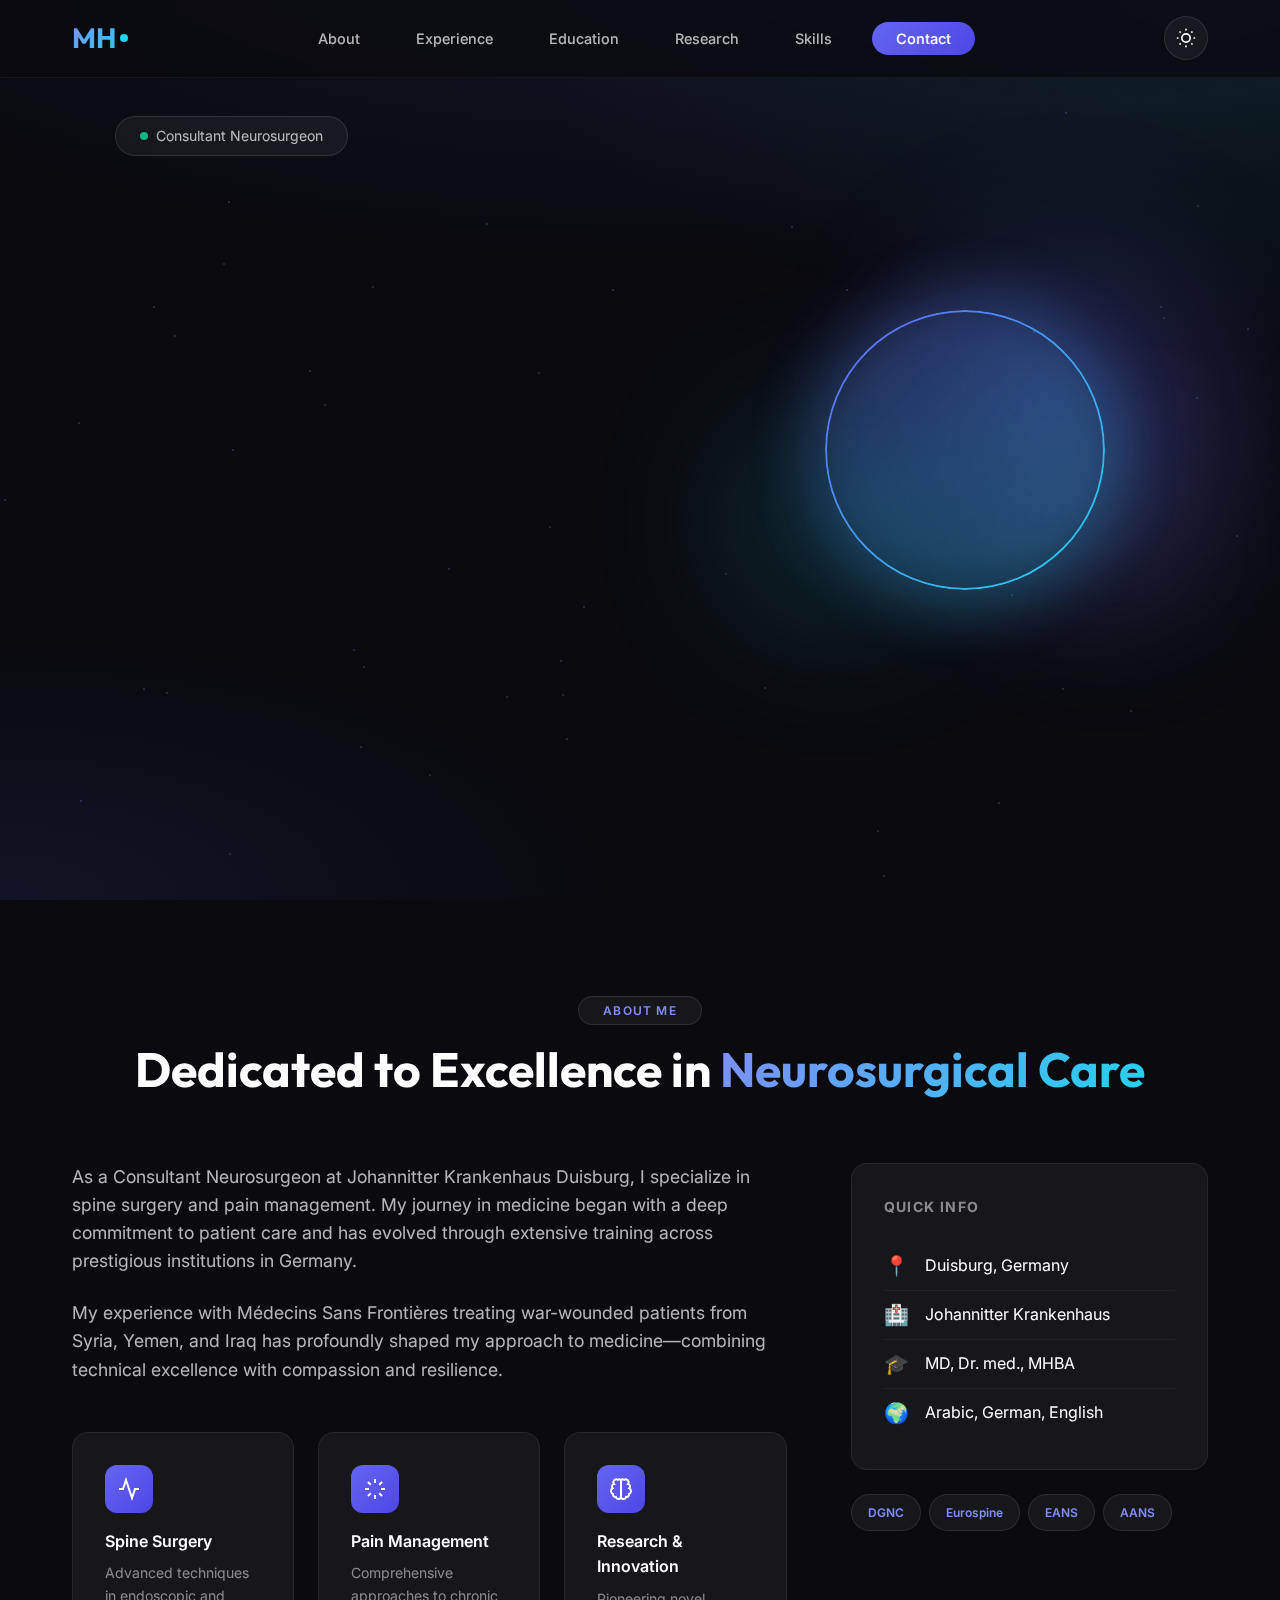
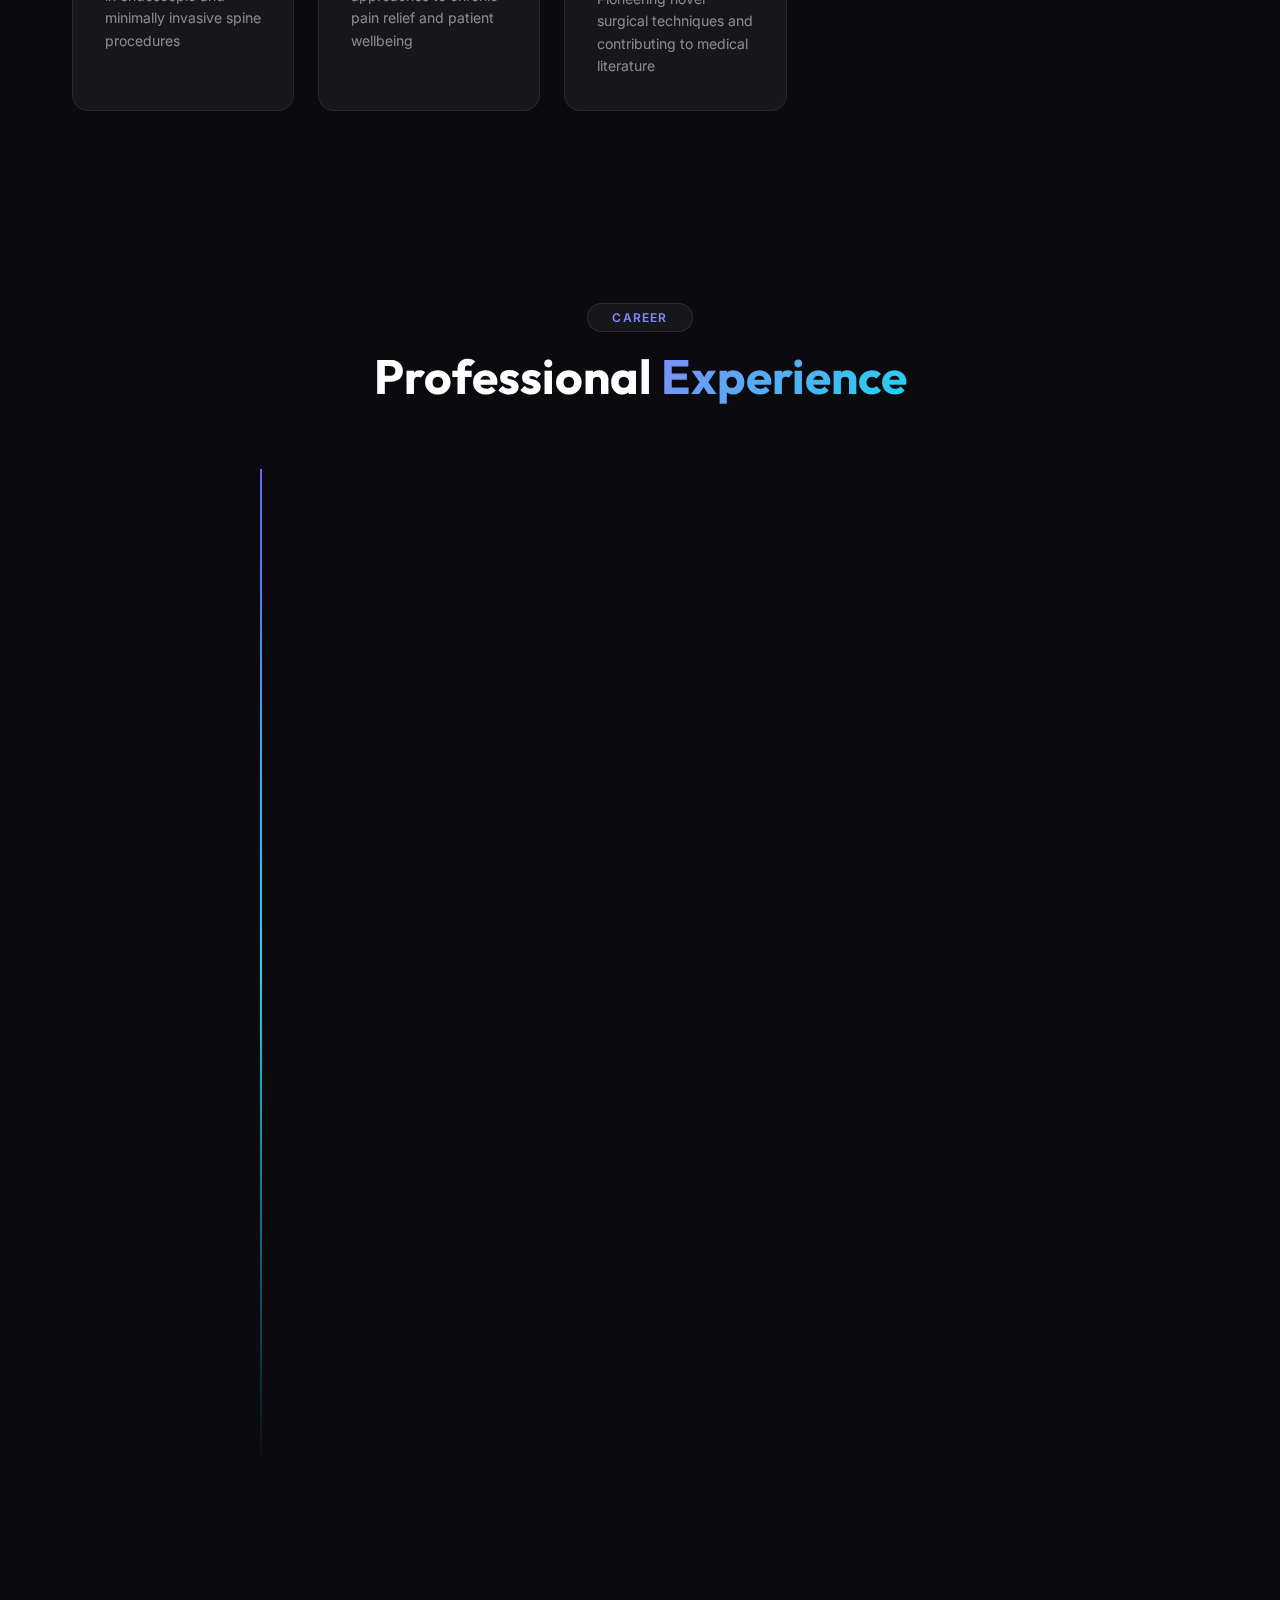
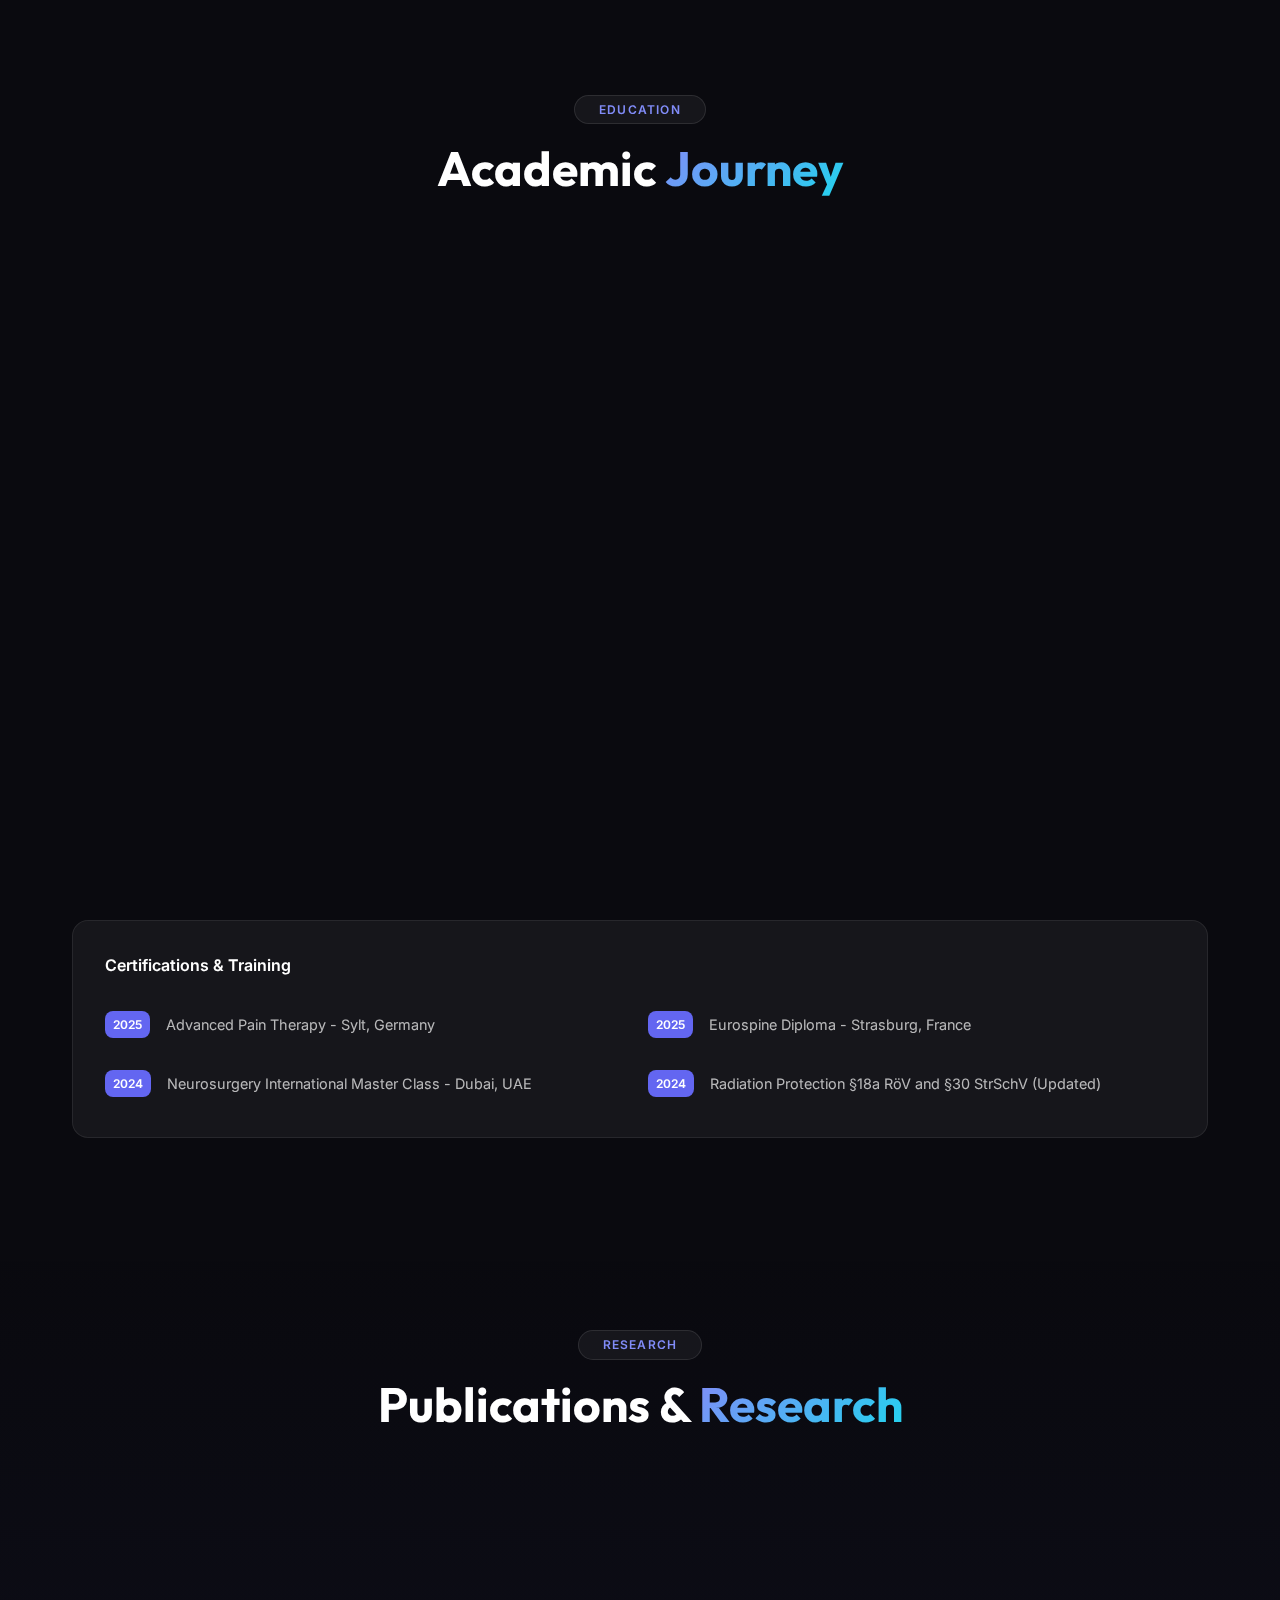
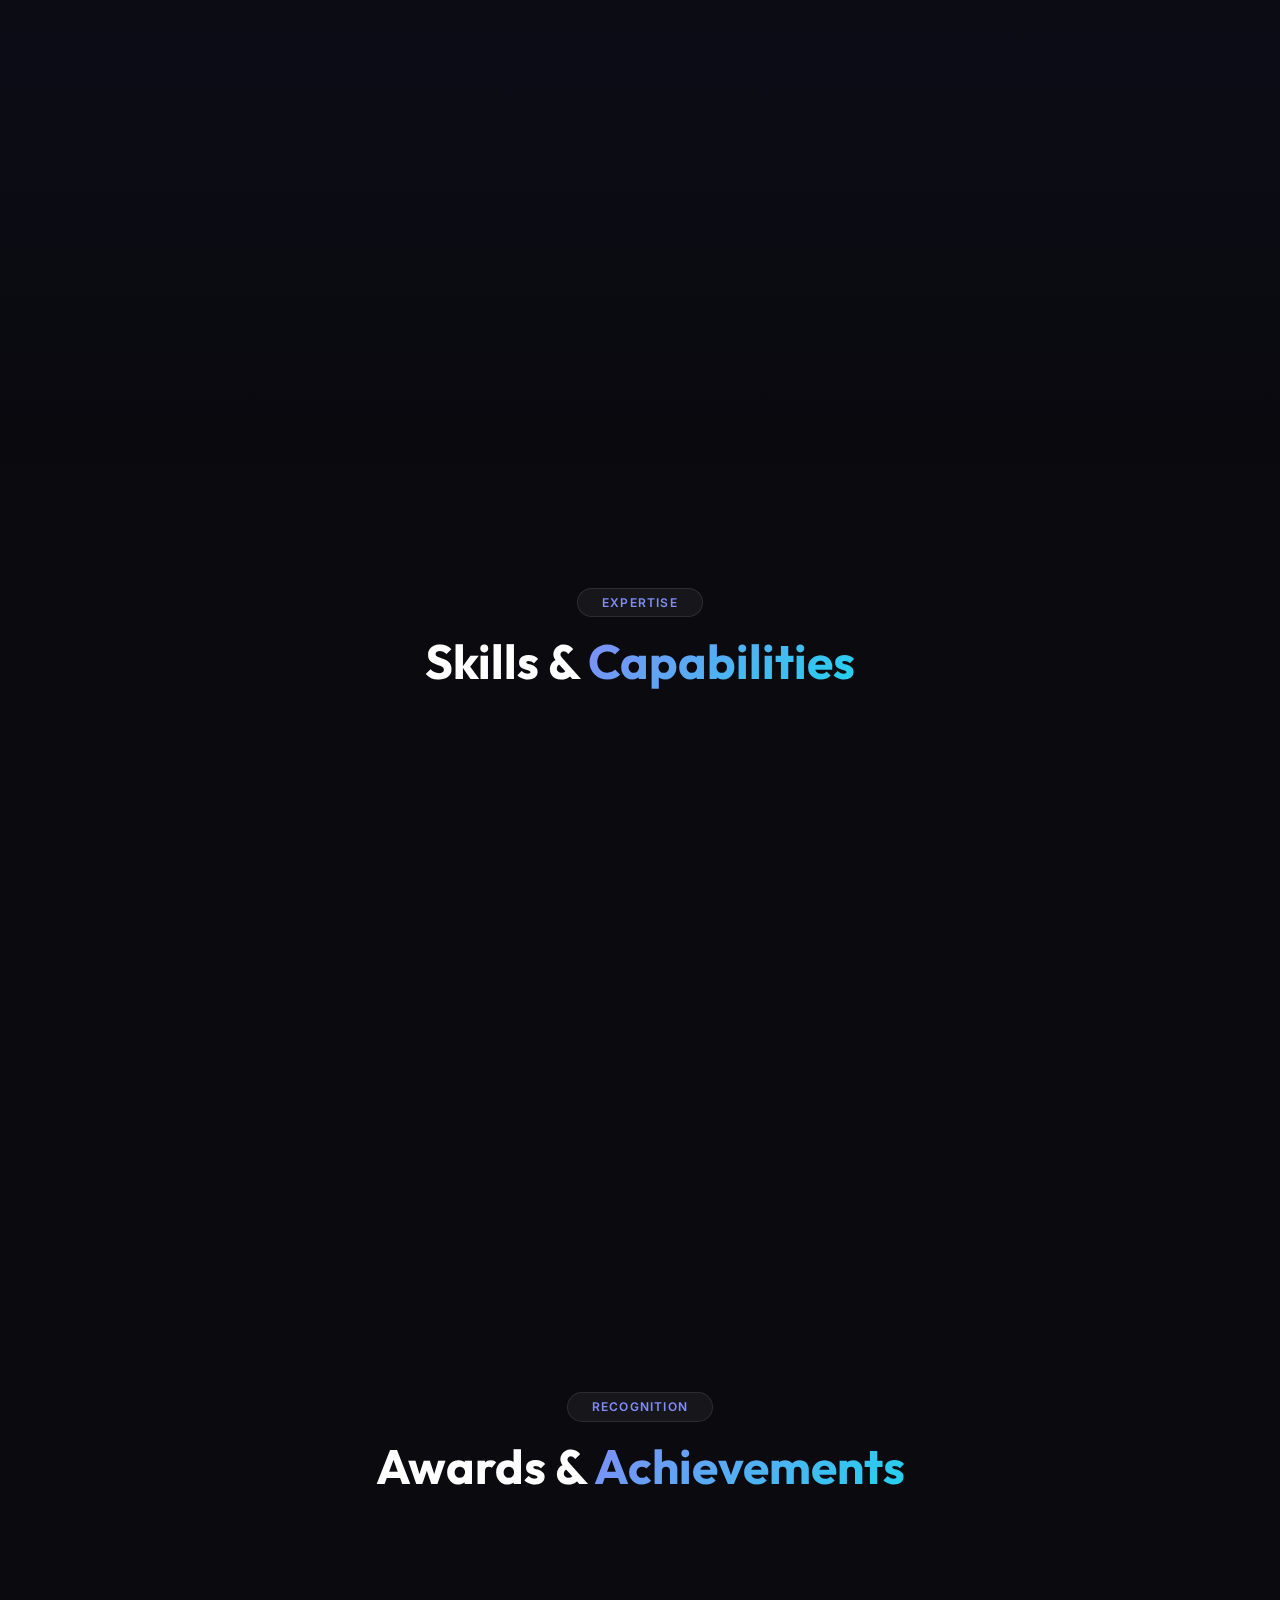
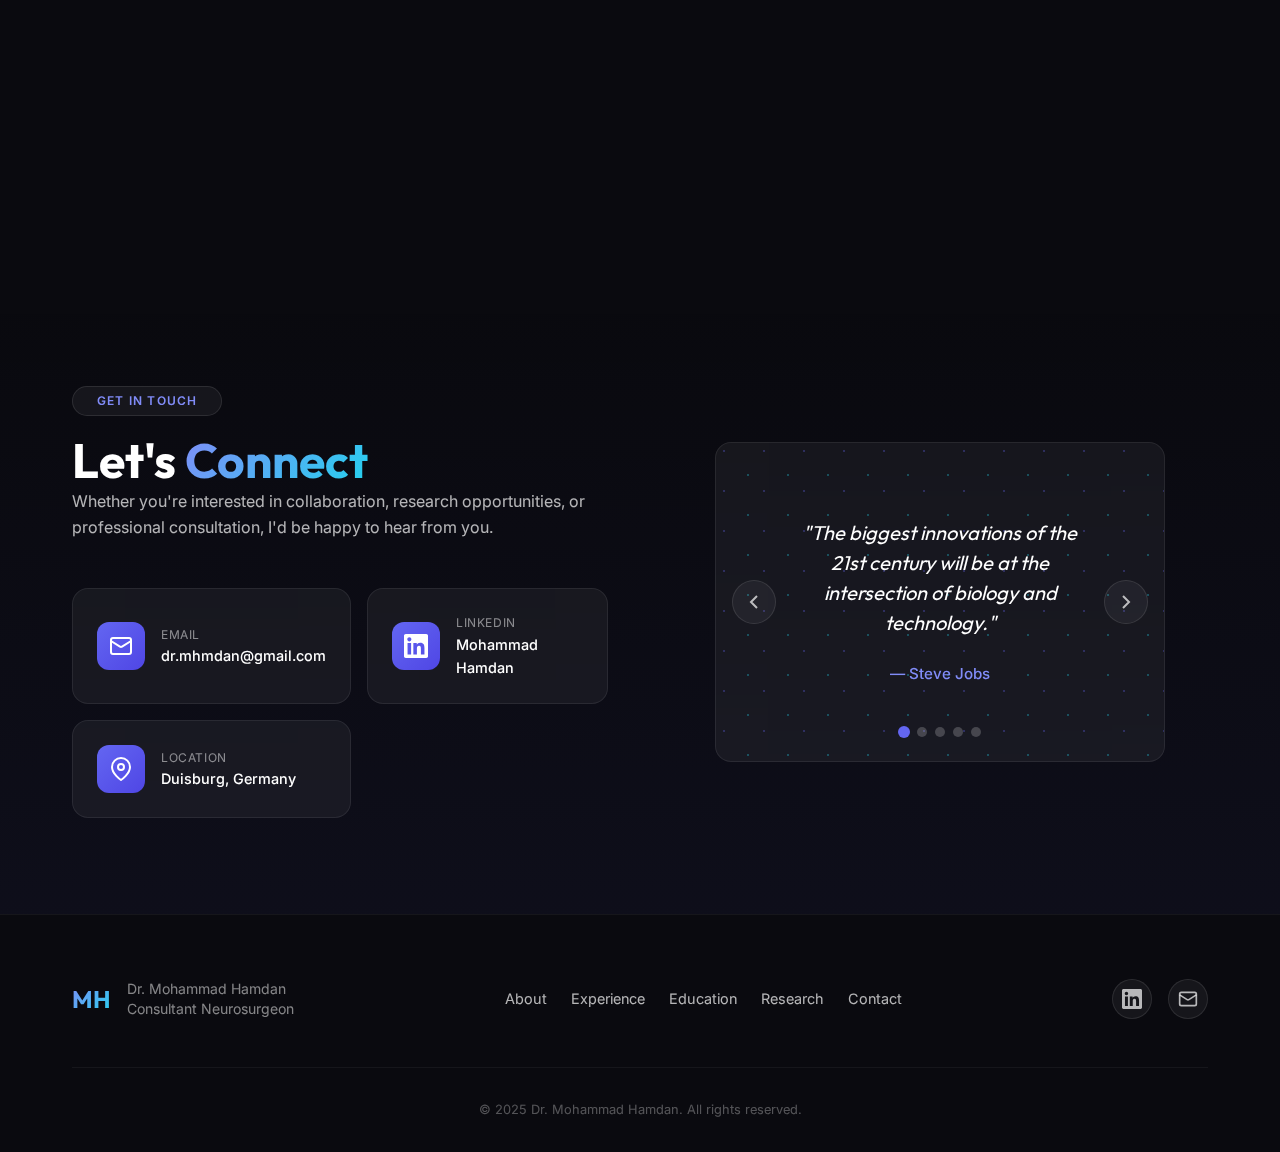
<file: index.html>
<!DOCTYPE html>
<html lang="en">

<head>
    <meta charset="UTF-8">
    <meta name="viewport" content="width=device-width, initial-scale=1.0">
    <meta name="description"
        content="Dr. Mohammad Hamdan - Consultant Neurosurgeon specializing in Spine Surgery and Pain Management. MD, Dr. med., MHBA">
    <meta name="keywords"
        content="Neurosurgery, Spine Surgery, Pain Management, Mohammad Hamdan, Consultant Neurosurgeon, Germany">
    <meta name="author" content="Dr. Mohammad Hamdan">
    <title>Dr. Mohammad Hamdan | Consultant Neurosurgeon</title>
    <link rel="preconnect" href="https://fonts.googleapis.com">
    <link rel="preconnect" href="https://fonts.gstatic.com" crossorigin>
    <link
        href="https://fonts.googleapis.com/css2?family=Inter:wght@300;400;500;600;700;800&family=Outfit:wght@300;400;500;600;700&display=swap"
        rel="stylesheet">
    <link rel="stylesheet" href="styles.css">
</head>

<body>
    <!-- Animated Background -->
    <div class="bg-gradient"></div>
    <div class="bg-particles" id="particles"></div>

    <!-- Navigation -->
    <nav class="navbar" id="navbar">
        <div class="nav-container">
            <a href="#hero" class="nav-logo">
                <span class="logo-text">MH</span>
                <span class="logo-dot"></span>
            </a>
            <ul class="nav-menu" id="nav-menu">
                <li><a href="#about" class="nav-link">About</a></li>
                <li><a href="#experience" class="nav-link">Experience</a></li>
                <li><a href="#education" class="nav-link">Education</a></li>
                <li><a href="#publications" class="nav-link">Research</a></li>
                <li><a href="#skills" class="nav-link">Skills</a></li>
                <li><a href="#contact" class="nav-link nav-cta">Contact</a></li>
            </ul>
            <!-- Theme Switcher -->
            <div class="theme-switcher" id="theme-switcher">
                <button class="theme-toggle" id="theme-toggle" aria-label="Toggle theme">
                    <svg class="theme-icon sun" width="20" height="20" viewBox="0 0 24 24" fill="none"
                        stroke="currentColor" stroke-width="2">
                        <circle cx="12" cy="12" r="5" />
                        <path
                            d="M12 1v2M12 21v2M4.22 4.22l1.42 1.42M18.36 18.36l1.42 1.42M1 12h2M21 12h2M4.22 19.78l1.42-1.42M18.36 5.64l1.42-1.42" />
                    </svg>
                    <svg class="theme-icon moon" width="20" height="20" viewBox="0 0 24 24" fill="none"
                        stroke="currentColor" stroke-width="2">
                        <path d="M21 12.79A9 9 0 1 1 11.21 3 7 7 0 0 0 21 12.79z" />
                    </svg>
                </button>
                <div class="theme-dropdown" id="theme-dropdown">
                    <button class="theme-option active" data-theme="dark">
                        <span class="theme-preview dark-preview"></span>
                        <span>Dark</span>
                    </button>
                    <button class="theme-option" data-theme="light">
                        <span class="theme-preview light-preview"></span>
                        <span>Light</span>
                    </button>
                    <button class="theme-option" data-theme="ocean">
                        <span class="theme-preview ocean-preview"></span>
                        <span>Ocean</span>
                    </button>
                    <button class="theme-option" data-theme="sunset">
                        <span class="theme-preview sunset-preview"></span>
                        <span>Sunset</span>
                    </button>
                    <button class="theme-option" data-theme="forest">
                        <span class="theme-preview forest-preview"></span>
                        <span>Forest</span>
                    </button>
                </div>
            </div>
            <button class="nav-toggle" id="nav-toggle" aria-label="Toggle navigation">
                <span></span>
                <span></span>
                <span></span>
            </button>
        </div>
    </nav>

    <!-- Hero Section -->
    <section class="hero" id="hero">
        <div class="hero-content">
            <div class="hero-badge">
                <span class="badge-dot"></span>
                <span>Consultant Neurosurgeon</span>
            </div>
            <h1 class="hero-title">
                <span class="title-line">Dr. Mohammad</span>
                <span class="title-line title-gradient">Hamdan</span>
            </h1>
            <p class="hero-subtitle">MD, Dr. med., MHBA</p>
            <p class="hero-description">
                Specialized in Spine Surgery & Pain Management with expertise in minimally invasive techniques
                and a passion for advancing neurosurgical care through innovation and research.
            </p>
            <div class="hero-cta">
                <a href="#contact" class="btn btn-primary">
                    <span>Get in Touch</span>
                    <svg width="20" height="20" viewBox="0 0 24 24" fill="none" stroke="currentColor" stroke-width="2">
                        <path d="M5 12h14M12 5l7 7-7 7" />
                    </svg>
                </a>
                <a href="#experience" class="btn btn-secondary">
                    <span>View Experience</span>
                </a>
            </div>
            <div class="hero-stats">
                <div class="stat-item">
                    <span class="stat-number" data-count="7">0</span>
                    <span class="stat-label">Years Experience</span>
                </div>
                <div class="stat-divider"></div>
                <div class="stat-item">
                    <span class="stat-number" data-count="4">0</span>
                    <span class="stat-label">Publications</span>
                </div>
                <div class="stat-divider"></div>
                <div class="stat-item">
                    <span class="stat-number" data-count="3">0</span>
                    <span class="stat-label">Languages</span>
                </div>
            </div>
        </div>
        <div class="hero-visual">
            <div class="visual-orb orb-1"></div>
            <div class="visual-orb orb-2"></div>
            <div class="visual-orb orb-3"></div>
            <div class="hero-image-container">
                <div class="image-glow"></div>
                <div class="image-border"></div>
                <img src="DSC_0843_OhneHintergrung.jpg" alt="Dr. Mohammad Hamdan - Consultant Neurosurgeon"
                    class="hero-photo">
            </div>
        </div>
        <a href="#about" class="scroll-indicator">
            <span>Scroll to explore</span>
            <div class="scroll-arrow">
                <svg width="24" height="24" viewBox="0 0 24 24" fill="none" stroke="currentColor" stroke-width="2">
                    <path d="M12 5v14M19 12l-7 7-7-7" />
                </svg>
            </div>
        </a>
    </section>

    <!-- About Section -->
    <section class="section about" id="about">
        <div class="container">
            <div class="section-header">
                <span class="section-tag">About Me</span>
                <h2 class="section-title">Dedicated to Excellence in <span class="text-gradient">Neurosurgical
                        Care</span></h2>
            </div>
            <div class="about-grid">
                <div class="about-content">
                    <p class="about-text">
                        As a Consultant Neurosurgeon at Johannitter Krankenhaus Duisburg, I specialize in spine surgery
                        and pain management. My journey in medicine began with a deep commitment to patient care and
                        has evolved through extensive training across prestigious institutions in Germany.
                    </p>
                    <p class="about-text">
                        My experience with Médecins Sans Frontières treating war-wounded patients from Syria, Yemen,
                        and Iraq has profoundly shaped my approach to medicine—combining technical excellence with
                        compassion and resilience.
                    </p>
                    <div class="about-cards">
                        <div class="about-card">
                            <div class="card-icon">
                                <svg width="24" height="24" viewBox="0 0 24 24" fill="none" stroke="currentColor"
                                    stroke-width="2">
                                    <path d="M22 12h-4l-3 9L9 3l-3 9H2" />
                                </svg>
                            </div>
                            <h3>Spine Surgery</h3>
                            <p>Advanced techniques in endoscopic and minimally invasive spine procedures</p>
                        </div>
                        <div class="about-card">
                            <div class="card-icon">
                                <svg width="24" height="24" viewBox="0 0 24 24" fill="none" stroke="currentColor"
                                    stroke-width="2">
                                    <path
                                        d="M12 2v4m0 12v4M4.93 4.93l2.83 2.83m8.48 8.48l2.83 2.83M2 12h4m12 0h4M4.93 19.07l2.83-2.83m8.48-8.48l2.83-2.83" />
                                </svg>
                            </div>
                            <h3>Pain Management</h3>
                            <p>Comprehensive approaches to chronic pain relief and patient wellbeing</p>
                        </div>
                        <div class="about-card">
                            <div class="card-icon">
                                <svg width="24" height="24" viewBox="0 0 24 24" fill="none" stroke="currentColor"
                                    stroke-width="2">
                                    <path
                                        d="M9.5 2A2.5 2.5 0 0 1 12 4.5v15a2.5 2.5 0 0 1-4.96.44 2.5 2.5 0 0 1-2.96-3.08 3 3 0 0 1-.34-5.58 2.5 2.5 0 0 1 1.32-4.24 2.5 2.5 0 0 1 4.44-3.54" />
                                    <path
                                        d="M14.5 2A2.5 2.5 0 0 0 12 4.5v15a2.5 2.5 0 0 0 4.96.44 2.5 2.5 0 0 0 2.96-3.08 3 3 0 0 0 .34-5.58 2.5 2.5 0 0 0-1.32-4.24 2.5 2.5 0 0 0-4.44-3.54" />
                                </svg>
                            </div>
                            <h3>Research & Innovation</h3>
                            <p>Pioneering novel surgical techniques and contributing to medical literature</p>
                        </div>
                    </div>
                </div>
                <div class="about-info">
                    <div class="info-card glass-card">
                        <h4>Quick Info</h4>
                        <ul class="info-list">
                            <li>
                                <span class="info-icon">📍</span>
                                <span>Duisburg, Germany</span>
                            </li>
                            <li>
                                <span class="info-icon">🏥</span>
                                <span>Johannitter Krankenhaus</span>
                            </li>
                            <li>
                                <span class="info-icon">🎓</span>
                                <span>MD, Dr. med., MHBA</span>
                            </li>
                            <li>
                                <span class="info-icon">🌍</span>
                                <span>Arabic, German, English</span>
                            </li>
                        </ul>
                    </div>
                    <div class="membership-badges">
                        <span class="badge">DGNC</span>
                        <span class="badge">Eurospine</span>
                        <span class="badge">EANS</span>
                        <span class="badge">AANS</span>
                    </div>
                </div>
            </div>
        </div>
    </section>

    <!-- Experience Section -->
    <section class="section experience" id="experience">
        <div class="container">
            <div class="section-header">
                <span class="section-tag">Career</span>
                <h2 class="section-title">Professional <span class="text-gradient">Experience</span></h2>
            </div>
            <div class="timeline">
                <div class="timeline-item" data-aos="fade-up">
                    <div class="timeline-marker current">
                        <span class="pulse"></span>
                    </div>
                    <div class="timeline-content glass-card">
                        <div class="timeline-header">
                            <span class="timeline-date">02/2025 - Present</span>
                            <span class="timeline-badge current-badge">Current</span>
                        </div>
                        <h3 class="timeline-title">Consultant in Neurosurgery (Oberarzt)</h3>
                        <p class="timeline-company">Johannitter Krankenhaus Duisburg, Germany</p>
                        <p class="timeline-description">Spine Surgery and Pain Management specialist leading complex
                            surgical procedures and patient care initiatives.</p>
                    </div>
                </div>
                <div class="timeline-item" data-aos="fade-up">
                    <div class="timeline-marker"></div>
                    <div class="timeline-content glass-card">
                        <div class="timeline-header">
                            <span class="timeline-date">10/2024 - 12/2024</span>
                        </div>
                        <h3 class="timeline-title">Specialist in Neurosurgery (Facharzt)</h3>
                        <p class="timeline-company">Klinikum Frankfurt Hoechst (Varisano), Germany</p>
                        <p class="timeline-description">Board-certified neurosurgeon handling a wide range of
                            neurological conditions and surgical interventions.</p>
                    </div>
                </div>
                <div class="timeline-item" data-aos="fade-up">
                    <div class="timeline-marker"></div>
                    <div class="timeline-content glass-card">
                        <div class="timeline-header">
                            <span class="timeline-date">02/2018 - 09/2024</span>
                        </div>
                        <h3 class="timeline-title">Resident Physician for Neurosurgery</h3>
                        <p class="timeline-company">Mediapark-klinikum Köln, Universitätsklinikum des Saarlandes,
                            Klinikum Frankfurt Hoechst</p>
                        <p class="timeline-description">Comprehensive neurosurgical training across multiple prestigious
                            German institutions, developing expertise in various surgical techniques.</p>
                    </div>
                </div>
                <div class="timeline-item special" data-aos="fade-up">
                    <div class="timeline-marker humanitarian">
                        <svg width="16" height="16" viewBox="0 0 24 24" fill="currentColor">
                            <path
                                d="M12 21.35l-1.45-1.32C5.4 15.36 2 12.28 2 8.5 2 5.42 4.42 3 7.5 3c1.74 0 3.41.81 4.5 2.09C13.09 3.81 14.76 3 16.5 3 19.58 3 22 5.42 22 8.5c0 3.78-3.4 6.86-8.55 11.54L12 21.35z" />
                        </svg>
                    </div>
                    <div class="timeline-content glass-card humanitarian-card">
                        <div class="timeline-header">
                            <span class="timeline-date">07/2017 - 09/2017</span>
                            <span class="timeline-badge humanitarian-badge">Humanitarian</span>
                        </div>
                        <h3 class="timeline-title">Médecins Sans Frontières</h3>
                        <p class="timeline-company">Amman, Jordan</p>
                        <p class="timeline-description">Treatment of war-wounded patients from Syria, Yemen, and Iraq.
                            Life-changing experience in emergency care under challenging conditions.</p>
                    </div>
                </div>
            </div>
        </div>
    </section>

    <!-- Education Section -->
    <section class="section education" id="education">
        <div class="container">
            <div class="section-header">
                <span class="section-tag">Education</span>
                <h2 class="section-title">Academic <span class="text-gradient">Journey</span></h2>
            </div>
            <div class="education-grid">
                <div class="edu-card featured glass-card" data-aos="fade-up">
                    <div class="edu-icon">
                        <svg width="32" height="32" viewBox="0 0 24 24" fill="none" stroke="currentColor"
                            stroke-width="2">
                            <path d="M22 10v6M2 10l10-5 10 5-10 5z" />
                            <path d="M6 12v5c3 3 9 3 12 0v-5" />
                        </svg>
                    </div>
                    <div class="edu-content">
                        <span class="edu-year">2025 (Submitted)</span>
                        <h3>PhD in Medicine, Endoscopic Spine Surgery</h3>
                        <p class="edu-institution">Justus Liebig University Giessen, Germany</p>
                        <p class="edu-thesis">"A Novel Technique of Endoscopic Transforaminal Lumbar Intervertebral
                            Fusion and Percutaneous Dorsal Spondylodesis"</p>
                    </div>
                </div>
                <div class="edu-card glass-card" data-aos="fade-up" data-aos-delay="100">
                    <div class="edu-icon">
                        <svg width="32" height="32" viewBox="0 0 24 24" fill="none" stroke="currentColor"
                            stroke-width="2">
                            <rect x="2" y="3" width="20" height="14" rx="2" />
                            <path d="M8 21h8m-4-4v4" />
                        </svg>
                    </div>
                    <div class="edu-content">
                        <span class="edu-year">2022 - 2024</span>
                        <h3>Master of Health Business Administration</h3>
                        <p class="edu-institution">Friedrich-Alexander-Universität Erlangen-Nürnberg</p>
                        <p class="edu-thesis">Thesis: "Augmented Reality (AR) in Health Care"</p>
                    </div>
                </div>
                <div class="edu-card glass-card" data-aos="fade-up" data-aos-delay="200">
                    <div class="edu-icon">
                        <svg width="32" height="32" viewBox="0 0 24 24" fill="none" stroke="currentColor"
                            stroke-width="2">
                            <path d="M12 2L2 7l10 5 10-5-10-5zM2 17l10 5 10-5M2 12l10 5 10-5" />
                        </svg>
                    </div>
                    <div class="edu-content">
                        <span class="edu-year">2022</span>
                        <h3>European Board Examination (EANS)</h3>
                        <p class="edu-institution">Maastricht, Netherlands</p>
                        <p class="edu-thesis">Part 1 - Neurological Surgery</p>
                    </div>
                </div>
                <div class="edu-card glass-card" data-aos="fade-up" data-aos-delay="300">
                    <div class="edu-icon">
                        <svg width="32" height="32" viewBox="0 0 24 24" fill="none" stroke="currentColor"
                            stroke-width="2">
                            <path d="M4 19.5A2.5 2.5 0 0 1 6.5 17H20" />
                            <path d="M6.5 2H20v20H6.5A2.5 2.5 0 0 1 4 19.5v-15A2.5 2.5 0 0 1 6.5 2z" />
                        </svg>
                    </div>
                    <div class="edu-content">
                        <span class="edu-year">2010 - 2017</span>
                        <h3>Doctor of Medicine (MD)</h3>
                        <p class="edu-institution">University of Jordan, Amman</p>
                        <p class="edu-thesis">GPA: 3.84/4.00 (with distinction)</p>
                    </div>
                </div>
            </div>
            <div class="certifications">
                <h3 class="cert-title">Certifications & Training</h3>
                <div class="cert-list">
                    <div class="cert-item">
                        <span class="cert-year">2025</span>
                        <span class="cert-name">Advanced Pain Therapy - Sylt, Germany</span>
                    </div>
                    <div class="cert-item">
                        <span class="cert-year">2025</span>
                        <span class="cert-name">Eurospine Diploma - Strasburg, France</span>
                    </div>
                    <div class="cert-item">
                        <span class="cert-year">2024</span>
                        <span class="cert-name">Neurosurgery International Master Class - Dubai, UAE</span>
                    </div>
                    <div class="cert-item">
                        <span class="cert-year">2024</span>
                        <span class="cert-name">Radiation Protection §18a RöV and §30 StrSchV (Updated)</span>
                    </div>
                </div>
            </div>
        </div>
    </section>

    <!-- Publications Section -->
    <section class="section publications" id="publications">
        <div class="container">
            <div class="section-header">
                <span class="section-tag">Research</span>
                <h2 class="section-title">Publications & <span class="text-gradient">Research</span></h2>
            </div>
            <div class="publications-grid">
                <article class="pub-card glass-card" data-aos="fade-up">
                    <div class="pub-type">Dissertation</div>
                    <h3 class="pub-title">A Novel Technique of Endoscopic Transforaminal Lumbar Intervertebral Fusion
                        and Percutaneous Dorsal Spondylodesis in Degenerative Lumbar Spinal Disorders</h3>
                    <p class="pub-meta">2025 • PhD Thesis</p>
                    <div class="pub-tags">
                        <span>Endoscopic Surgery</span>
                        <span>Spinal Fusion</span>
                        <span>Minimally Invasive</span>
                    </div>
                </article>
                <article class="pub-card glass-card" data-aos="fade-up" data-aos-delay="100">
                    <div class="pub-type">Journal Article</div>
                    <h3 class="pub-title">Vertebral Body Osteolysis 6 Years After Cervical Disk Arthroplasty</h3>
                    <p class="pub-meta">J Neurol Surg A Cent Eur Neurosurg, 2020</p>
                    <div class="pub-tags">
                        <span>Cervical Spine</span>
                        <span>Arthroplasty</span>
                        <span>Case Study</span>
                    </div>
                </article>
                <article class="pub-card glass-card" data-aos="fade-up" data-aos-delay="200">
                    <div class="pub-type">Journal Article</div>
                    <h3 class="pub-title">L-Citrulline Supplementation Reduces Plasma Arginase Activity in Type 2
                        Diabetes Patients</h3>
                    <p class="pub-meta">Circulation, 2015</p>
                    <div class="pub-tags">
                        <span>Diabetes</span>
                        <span>Metabolism</span>
                        <span>Clinical Trial</span>
                    </div>
                </article>
                <article class="pub-card glass-card" data-aos="fade-up" data-aos-delay="300">
                    <div class="pub-type">Journal Article</div>
                    <h3 class="pub-title">Central Corneal Thickness in a Jordanian Population and its Association with
                        Different Types of Glaucoma</h3>
                    <p class="pub-meta">BMC Ophthalmology, 2018</p>
                    <div class="pub-tags">
                        <span>Ophthalmology</span>
                        <span>Glaucoma</span>
                        <span>Population Study</span>
                    </div>
                </article>
            </div>
        </div>
    </section>

    <!-- Skills Section -->
    <section class="section skills" id="skills">
        <div class="container">
            <div class="section-header">
                <span class="section-tag">Expertise</span>
                <h2 class="section-title">Skills & <span class="text-gradient">Capabilities</span></h2>
            </div>
            <div class="skills-grid">
                <div class="skill-category glass-card" data-aos="fade-up">
                    <div class="skill-icon medical">
                        <svg width="32" height="32" viewBox="0 0 24 24" fill="none" stroke="currentColor"
                            stroke-width="2">
                            <path d="M22 12h-4l-3 9L9 3l-3 9H2" />
                        </svg>
                    </div>
                    <h3>Clinical Expertise</h3>
                    <ul class="skill-list">
                        <li>Spine Surgery</li>
                        <li>Endoscopic Procedures</li>
                        <li>Pain Management</li>
                        <li>Minimally Invasive Techniques</li>
                        <li>Neurosurgical Emergency Care</li>
                    </ul>
                </div>
                <div class="skill-category glass-card" data-aos="fade-up" data-aos-delay="100">
                    <div class="skill-icon tech">
                        <svg width="32" height="32" viewBox="0 0 24 24" fill="none" stroke="currentColor"
                            stroke-width="2">
                            <path d="M17 21v-2a4 4 0 0 0-4-4H5a4 4 0 0 0-4 4v2" />
                            <circle cx="9" cy="7" r="4" />
                            <path d="M23 21v-2a4 4 0 0 0-3-3.87" />
                            <path d="M16 3.13a4 4 0 0 1 0 7.75" />
                        </svg>
                    </div>
                    <h3>Digital Skills</h3>
                    <ul class="skill-list">
                        <li>Python Programming</li>
                        <li>C++ Development</li>
                        <li>SPSS Statistical Analysis</li>
                        <li>fMRI Analysis (FSL)</li>
                        <li>AI-Enabled Clinical Workflow</li>
                        <li>Digital Health & Process Optimization</li>
                    </ul>
                </div>
                <div class="skill-category glass-card" data-aos="fade-up" data-aos-delay="200">
                    <div class="skill-icon lang">
                        <svg width="32" height="32" viewBox="0 0 24 24" fill="none" stroke="currentColor"
                            stroke-width="2">
                            <circle cx="12" cy="12" r="10" />
                            <path d="M2 12h20" />
                            <path
                                d="M12 2a15.3 15.3 0 0 1 4 10 15.3 15.3 0 0 1-4 10 15.3 15.3 0 0 1-4-10 15.3 15.3 0 0 1 4-10z" />
                        </svg>
                    </div>
                    <h3>Languages</h3>
                    <div class="language-bars">
                        <div class="lang-item">
                            <span class="lang-name">Arabic</span>
                            <div class="lang-bar">
                                <div class="lang-fill" style="width: 100%"></div>
                            </div>
                            <span class="lang-level">Native</span>
                        </div>
                        <div class="lang-item">
                            <span class="lang-name">German</span>
                            <div class="lang-bar">
                                <div class="lang-fill" style="width: 85%"></div>
                            </div>
                            <span class="lang-level">C1</span>
                        </div>
                        <div class="lang-item">
                            <span class="lang-name">English</span>
                            <div class="lang-bar">
                                <div class="lang-fill" style="width: 85%"></div>
                            </div>
                            <span class="lang-level">C1</span>
                        </div>
                    </div>
                </div>
            </div>
        </div>
    </section>

    <!-- Awards Section -->
    <section class="section awards" id="awards">
        <div class="container">
            <div class="section-header">
                <span class="section-tag">Recognition</span>
                <h2 class="section-title">Awards & <span class="text-gradient">Achievements</span></h2>
            </div>
            <div class="awards-grid">
                <div class="award-card glass-card" data-aos="fade-up">
                    <div class="award-year">2010</div>
                    <div class="award-content">
                        <div class="award-icon">🎓</div>
                        <h3>University Royal Scholarship</h3>
                        <p>Scholarship for excellent academic achievement, Jordan</p>
                    </div>
                </div>
                <div class="award-card glass-card" data-aos="fade-up" data-aos-delay="100">
                    <div class="award-year">2014</div>
                    <div class="award-content">
                        <div class="award-icon">🏆</div>
                        <h3>Demoqrati Award</h3>
                        <p>Award for the project "A Doctor in Every House"</p>
                    </div>
                </div>
                <div class="award-card glass-card" data-aos="fade-up" data-aos-delay="200">
                    <div class="award-year">2015</div>
                    <div class="award-content">
                        <div class="award-icon">🇩🇪</div>
                        <h3>NRW-DAAD Scholarship</h3>
                        <p>Funded by the German Academic Exchange Service</p>
                    </div>
                </div>
                <div class="award-card glass-card" data-aos="fade-up" data-aos-delay="300">
                    <div class="award-year">2015-16</div>
                    <div class="award-content">
                        <div class="award-icon">💡</div>
                        <h3>Global Experience Digital Camp</h3>
                        <p>Social innovation projects supporting cancer patients and refugees</p>
                    </div>
                </div>
            </div>
        </div>
    </section>

    <!-- Contact Section -->
    <section class="section contact" id="contact">
        <div class="container">
            <div class="contact-wrapper">
                <div class="contact-info">
                    <span class="section-tag">Get in Touch</span>
                    <h2 class="section-title">Let's <span class="text-gradient">Connect</span></h2>
                    <p class="contact-description">
                        Whether you're interested in collaboration, research opportunities, or professional
                        consultation,
                        I'd be happy to hear from you.
                    </p>
                    <div class="contact-methods">
                        <a href="mailto:dr.mhmdan@gmail.com" class="contact-item glass-card">
                            <div class="contact-icon">
                                <svg width="24" height="24" viewBox="0 0 24 24" fill="none" stroke="currentColor"
                                    stroke-width="2">
                                    <rect x="2" y="4" width="20" height="16" rx="2" />
                                    <path d="m22 7-8.97 5.7a1.94 1.94 0 0 1-2.06 0L2 7" />
                                </svg>
                            </div>
                            <div class="contact-details">
                                <span class="contact-label">Email</span>
                                <span class="contact-value">dr.mhmdan@gmail.com</span>
                            </div>
                        </a>

                        <a href="https://www.linkedin.com/in/mohammad-hamdan-m-d-dr-med-mhba-aa2122216/" target="_blank"
                            class="contact-item glass-card">
                            <div class="contact-icon">
                                <svg width="24" height="24" viewBox="0 0 24 24" fill="currentColor">
                                    <path
                                        d="M20.447 20.452h-3.554v-5.569c0-1.328-.027-3.037-1.852-3.037-1.853 0-2.136 1.445-2.136 2.939v5.667H9.351V9h3.414v1.561h.046c.477-.9 1.637-1.85 3.37-1.85 3.601 0 4.267 2.37 4.267 5.455v6.286zM5.337 7.433c-1.144 0-2.063-.926-2.063-2.065 0-1.138.92-2.063 2.063-2.063 1.14 0 2.064.925 2.064 2.063 0 1.139-.925 2.065-2.064 2.065zm1.782 13.019H3.555V9h3.564v11.452zM22.225 0H1.771C.792 0 0 .774 0 1.729v20.542C0 23.227.792 24 1.771 24h20.451C23.2 24 24 23.227 24 22.271V1.729C24 .774 23.2 0 22.222 0h.003z" />
                                </svg>
                            </div>
                            <div class="contact-details">
                                <span class="contact-label">LinkedIn</span>
                                <span class="contact-value">Mohammad Hamdan</span>
                            </div>
                        </a>
                        <div class="contact-item glass-card">
                            <div class="contact-icon">
                                <svg width="24" height="24" viewBox="0 0 24 24" fill="none" stroke="currentColor"
                                    stroke-width="2">
                                    <path d="M21 10c0 7-9 13-9 13s-9-6-9-13a9 9 0 0 1 18 0z" />
                                    <circle cx="12" cy="10" r="3" />
                                </svg>
                            </div>
                            <div class="contact-details">
                                <span class="contact-label">Location</span>
                                <span class="contact-value">Duisburg, Germany</span>
                            </div>
                        </div>
                    </div>
                </div>
                <div class="contact-visual">
                    <div class="quote-carousel glass-card" id="quote-carousel">
                        <div class="visual-pattern"></div>
                        <button class="quote-nav quote-prev" id="quote-prev" aria-label="Previous quote">
                            <svg width="24" height="24" viewBox="0 0 24 24" fill="none" stroke="currentColor"
                                stroke-width="2">
                                <path d="M15 18l-6-6 6-6" />
                            </svg>
                        </button>
                        <div class="quotes-wrapper">
                            <div class="quotes-track" id="quotes-track">
                                <div class="quote-slide active">
                                    <span class="visual-quote">"The biggest innovations of the 21st century will be at
                                        the intersection of biology and technology."</span>
                                    <span class="visual-author">— Steve Jobs</span>
                                </div>
                                <div class="quote-slide">
                                    <span class="visual-quote">"Innovation is the specific instrument of
                                        entrepreneurship... the act that endows resources with a new capacity to create
                                        wealth."</span>
                                    <span class="visual-author">— Peter Drucker</span>
                                </div>
                                <div class="quote-slide">
                                    <span class="visual-quote">"Medicine is not only a science; it is also an art. It
                                        does not consist of compounding pills, but in understanding the human
                                        mind."</span>
                                    <span class="visual-author">— Paracelsus</span>
                                </div>
                                <div class="quote-slide">
                                    <span class="visual-quote">"During the past two centuries, innovation has more than
                                        doubled our life span and given us cheap energy and more food."</span>
                                    <span class="visual-author">— Bill Gates</span>
                                </div>
                                <div class="quote-slide">
                                    <span class="visual-quote">"Technology is nothing. What's important is that you have
                                        faith in people, and if you give them tools, they'll do wonderful
                                        things."</span>
                                    <span class="visual-author">— Steve Jobs</span>
                                </div>
                            </div>
                        </div>
                        <button class="quote-nav quote-next" id="quote-next" aria-label="Next quote">
                            <svg width="24" height="24" viewBox="0 0 24 24" fill="none" stroke="currentColor"
                                stroke-width="2">
                                <path d="M9 18l6-6-6-6" />
                            </svg>
                        </button>
                        <div class="quote-dots" id="quote-dots">
                            <button class="quote-dot active" data-index="0" aria-label="Quote 1"></button>
                            <button class="quote-dot" data-index="1" aria-label="Quote 2"></button>
                            <button class="quote-dot" data-index="2" aria-label="Quote 3"></button>
                            <button class="quote-dot" data-index="3" aria-label="Quote 4"></button>
                            <button class="quote-dot" data-index="4" aria-label="Quote 5"></button>
                        </div>
                    </div>
                </div>
            </div>
        </div>
    </section>

    <!-- Footer -->
    <footer class="footer">
        <div class="container">
            <div class="footer-content">
                <div class="footer-brand">
                    <span class="footer-logo">MH</span>
                    <p>Dr. Mohammad Hamdan<br>Consultant Neurosurgeon</p>
                </div>
                <div class="footer-links">
                    <a href="#about">About</a>
                    <a href="#experience">Experience</a>
                    <a href="#education">Education</a>
                    <a href="#publications">Research</a>
                    <a href="#contact">Contact</a>
                </div>
                <div class="footer-social">
                    <a href="https://www.linkedin.com/in/mohammad-hamdan-m-d-dr-med-mhba-aa2122216/" target="_blank"
                        aria-label="LinkedIn">
                        <svg width="20" height="20" viewBox="0 0 24 24" fill="currentColor">
                            <path
                                d="M20.447 20.452h-3.554v-5.569c0-1.328-.027-3.037-1.852-3.037-1.853 0-2.136 1.445-2.136 2.939v5.667H9.351V9h3.414v1.561h.046c.477-.9 1.637-1.85 3.37-1.85 3.601 0 4.267 2.37 4.267 5.455v6.286zM5.337 7.433c-1.144 0-2.063-.926-2.063-2.065 0-1.138.92-2.063 2.063-2.063 1.14 0 2.064.925 2.064 2.063 0 1.139-.925 2.065-2.064 2.065zm1.782 13.019H3.555V9h3.564v11.452zM22.225 0H1.771C.792 0 0 .774 0 1.729v20.542C0 23.227.792 24 1.771 24h20.451C23.2 24 24 23.227 24 22.271V1.729C24 .774 23.2 0 22.222 0h.003z" />
                        </svg>
                    </a>
                    <a href="mailto:dr.mhmdan@gmail.com" aria-label="Email">
                        <svg width="20" height="20" viewBox="0 0 24 24" fill="none" stroke="currentColor"
                            stroke-width="2">
                            <rect x="2" y="4" width="20" height="16" rx="2" />
                            <path d="m22 7-8.97 5.7a1.94 1.94 0 0 1-2.06 0L2 7" />
                        </svg>
                    </a>
                </div>
            </div>
            <div class="footer-bottom">
                <p>&copy; 2025 Dr. Mohammad Hamdan. All rights reserved.</p>
            </div>
        </div>
    </footer>

    <script src="script.js"></script>
</body>

</html>
</file>
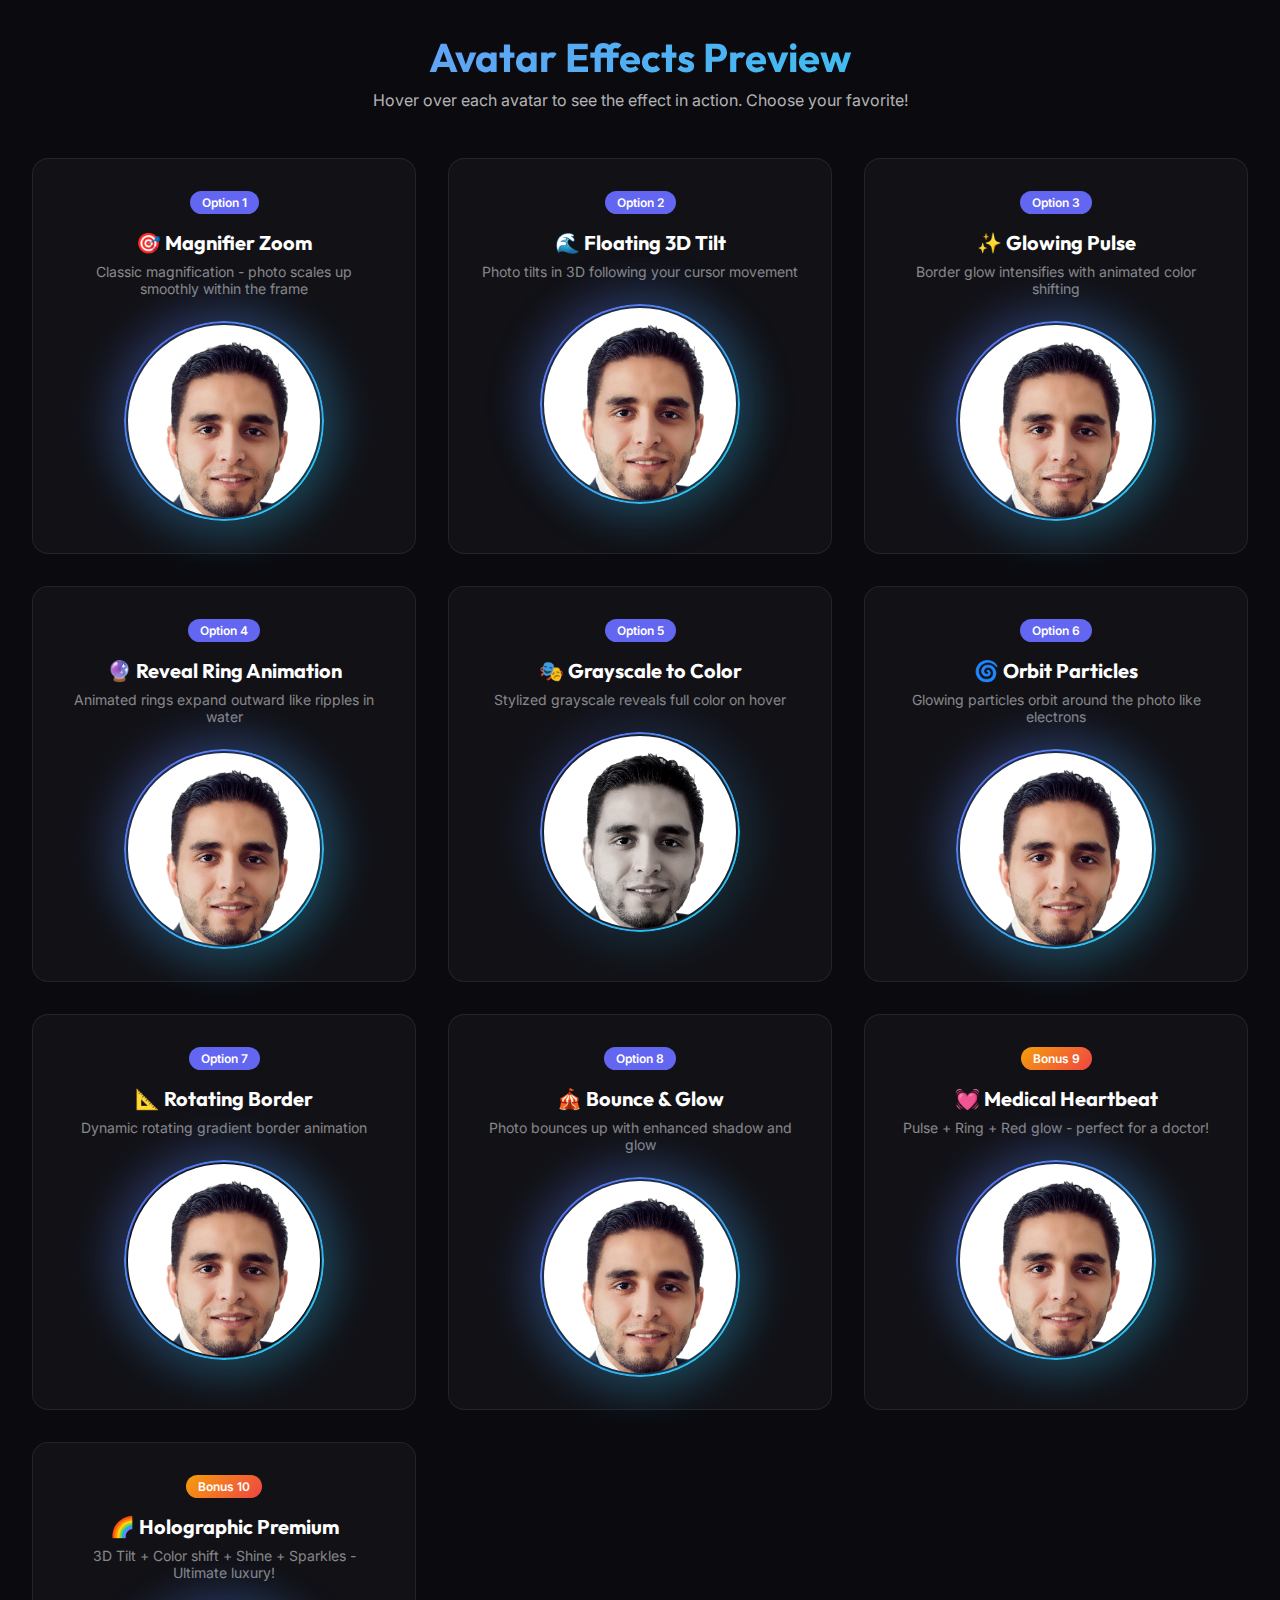
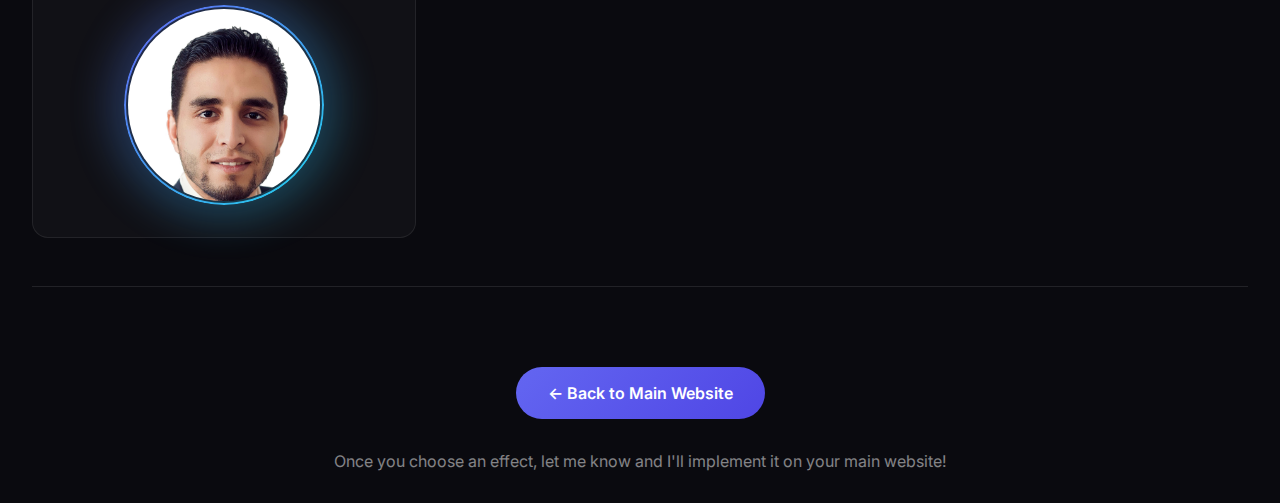
<file: test-preview.html>
<!DOCTYPE html>
<html lang="en">

<head>
    <meta charset="UTF-8">
    <meta name="viewport" content="width=device-width, initial-scale=1.0">
    <title>Avatar Effects Preview - Dr. Mohammad Hamdan</title>
    <link rel="preconnect" href="https://fonts.googleapis.com">
    <link rel="preconnect" href="https://fonts.gstatic.com" crossorigin>
    <link
        href="https://fonts.googleapis.com/css2?family=Inter:wght@300;400;500;600;700&family=Outfit:wght@400;500;600;700&display=swap"
        rel="stylesheet">
    <style>
        :root {
            --color-primary: #6366f1;
            --color-primary-light: #818cf8;
            --color-accent: #22d3ee;
            --bg-dark: #0a0a0f;
            --bg-card: rgba(255, 255, 255, 0.03);
            --text-primary: #ffffff;
            --text-secondary: rgba(255, 255, 255, 0.7);
            --text-tertiary: rgba(255, 255, 255, 0.5);
        }

        * {
            margin: 0;
            padding: 0;
            box-sizing: border-box;
        }

        body {
            font-family: 'Inter', sans-serif;
            background: var(--bg-dark);
            color: var(--text-primary);
            min-height: 100vh;
            padding: 2rem;
        }

        .header {
            text-align: center;
            margin-bottom: 3rem;
        }

        .header h1 {
            font-family: 'Outfit', sans-serif;
            font-size: 2.5rem;
            background: linear-gradient(135deg, var(--color-primary-light), var(--color-accent));
            -webkit-background-clip: text;
            -webkit-text-fill-color: transparent;
            margin-bottom: 0.5rem;
        }

        .header p {
            color: var(--text-secondary);
        }

        .grid {
            display: grid;
            grid-template-columns: repeat(auto-fit, minmax(320px, 1fr));
            gap: 2rem;
            max-width: 1600px;
            margin: 0 auto;
        }

        .option-card {
            background: var(--bg-card);
            border: 1px solid rgba(255, 255, 255, 0.08);
            border-radius: 1rem;
            padding: 2rem;
            text-align: center;
        }

        .option-card:hover {
            border-color: var(--color-primary);
        }

        .option-number {
            display: inline-block;
            padding: 0.25rem 0.75rem;
            background: var(--color-primary);
            border-radius: 999px;
            font-size: 0.75rem;
            font-weight: 600;
            margin-bottom: 1rem;
        }

        .option-title {
            font-family: 'Outfit', sans-serif;
            font-size: 1.25rem;
            margin-bottom: 0.5rem;
        }

        .option-desc {
            font-size: 0.875rem;
            color: var(--text-tertiary);
            margin-bottom: 1.5rem;
        }

        .avatar-container {
            position: relative;
            width: 200px;
            height: 200px;
            margin: 0 auto;
        }

        .avatar-glow {
            position: absolute;
            inset: -15px;
            background: linear-gradient(135deg, var(--color-primary), var(--color-accent));
            border-radius: 50%;
            opacity: 0.3;
            filter: blur(20px);
        }

        .avatar-border {
            position: absolute;
            inset: 0;
            border-radius: 50%;
            border: 2px solid transparent;
            background: linear-gradient(135deg, var(--color-primary), var(--color-accent)) border-box;
            -webkit-mask: linear-gradient(#fff 0 0) padding-box, linear-gradient(#fff 0 0);
            mask: linear-gradient(#fff 0 0) padding-box, linear-gradient(#fff 0 0);
            -webkit-mask-composite: xor;
            mask-composite: exclude;
        }

        .avatar-img {
            position: absolute;
            inset: 4px;
            width: calc(100% - 8px);
            height: calc(100% - 8px);
            border-radius: 50%;
            object-fit: cover;
            object-position: center top;
        }

        /* ========================================
           OPTION 1: Magnifier Zoom
           ======================================== */
        .option-1 .avatar-img {
            transition: transform 0.4s cubic-bezier(0.34, 1.56, 0.64, 1);
        }

        .option-1 .avatar-container:hover .avatar-img {
            transform: scale(1.15);
        }

        /* ========================================
           OPTION 2: Floating 3D Tilt
           ======================================== */
        .option-2 .avatar-container {
            perspective: 1000px;
            transform-style: preserve-3d;
        }

        .option-2 .tilt-wrapper {
            position: absolute;
            inset: 0;
            transition: transform 0.1s ease-out;
            transform-style: preserve-3d;
        }

        .option-2 .avatar-glow,
        .option-2 .avatar-border,
        .option-2 .avatar-img {
            transform: translateZ(0);
        }

        .option-2 .avatar-container:hover .avatar-glow {
            opacity: 0.5;
        }

        /* ========================================
           OPTION 3: Glowing Pulse
           ======================================== */
        .option-3 .avatar-glow {
            transition: all 0.3s ease;
        }

        .option-3 .avatar-container:hover .avatar-glow {
            opacity: 0.6;
            filter: blur(30px);
            animation: colorShift 2s infinite, breathe 1s infinite ease-in-out;
        }

        @keyframes colorShift {

            0%,
            100% {
                background: linear-gradient(135deg, #6366f1, #22d3ee);
            }

            33% {
                background: linear-gradient(135deg, #22d3ee, #a855f7);
            }

            66% {
                background: linear-gradient(135deg, #a855f7, #6366f1);
            }
        }

        @keyframes breathe {

            0%,
            100% {
                transform: scale(1);
                opacity: 0.5;
            }

            50% {
                transform: scale(1.1);
                opacity: 0.7;
            }
        }

        /* ========================================
           OPTION 4: Reveal Ring Animation
           ======================================== */
        .option-4 .ring {
            position: absolute;
            inset: 0;
            border-radius: 50%;
            border: 2px solid var(--color-primary);
            opacity: 0;
            pointer-events: none;
        }

        .option-4 .avatar-container:hover .ring {
            animation: ripple 1.5s infinite;
        }

        .option-4 .avatar-container:hover .ring:nth-child(2) {
            animation-delay: 0.3s;
        }

        .option-4 .avatar-container:hover .ring:nth-child(3) {
            animation-delay: 0.6s;
        }

        @keyframes ripple {
            0% {
                transform: scale(1);
                opacity: 0.6;
            }

            100% {
                transform: scale(1.8);
                opacity: 0;
            }
        }

        /* ========================================
           OPTION 5: Grayscale to Color
           ======================================== */
        .option-5 .avatar-img {
            filter: grayscale(80%) contrast(1.1);
            transition: filter 0.5s ease, transform 0.5s ease;
        }

        .option-5 .avatar-container:hover .avatar-img {
            filter: grayscale(0%) contrast(1);
            transform: scale(1.05);
        }

        .option-5 .avatar-glow {
            opacity: 0.15;
            transition: opacity 0.5s ease;
        }

        .option-5 .avatar-container:hover .avatar-glow {
            opacity: 0.4;
        }

        /* ========================================
           OPTION 6: Orbit Particles
           ======================================== */
        .option-6 .orbit-container {
            position: absolute;
            inset: -30px;
            pointer-events: none;
        }

        .option-6 .particle {
            position: absolute;
            width: 8px;
            height: 8px;
            background: var(--color-accent);
            border-radius: 50%;
            top: 50%;
            left: 50%;
            opacity: 0;
            box-shadow: 0 0 10px var(--color-accent);
            transition: opacity 0.3s ease;
        }

        .option-6 .avatar-container:hover .particle {
            opacity: 1;
            animation: orbit 3s infinite linear;
        }

        .option-6 .particle:nth-child(2) {
            animation-delay: -1s;
            background: var(--color-primary-light);
            box-shadow: 0 0 10px var(--color-primary-light);
        }

        .option-6 .particle:nth-child(3) {
            animation-delay: -2s;
            width: 6px;
            height: 6px;
        }

        @keyframes orbit {
            from {
                transform: rotate(0deg) translateX(115px) rotate(0deg);
            }

            to {
                transform: rotate(360deg) translateX(115px) rotate(-360deg);
            }
        }

        /* ========================================
           OPTION 7: Split Reveal / Rotating Border
           ======================================== */
        .option-7 .rotating-border {
            position: absolute;
            inset: -4px;
            border-radius: 50%;
            background: conic-gradient(from 0deg,
                    var(--color-primary),
                    var(--color-accent),
                    var(--color-primary-light),
                    transparent,
                    var(--color-primary));
            opacity: 0;
            transition: opacity 0.3s ease;
        }

        .option-7 .avatar-container:hover .rotating-border {
            opacity: 1;
            animation: rotateBorder 2s linear infinite;
        }

        .option-7 .inner-mask {
            position: absolute;
            inset: 3px;
            background: var(--bg-dark);
            border-radius: 50%;
        }

        @keyframes rotateBorder {
            from {
                transform: rotate(0deg);
            }

            to {
                transform: rotate(360deg);
            }
        }

        /* ========================================
           OPTION 8: Bounce & Glow Combo
           ======================================== */
        .option-8 .avatar-container {
            transition: transform 0.4s cubic-bezier(0.34, 1.56, 0.64, 1);
        }

        .option-8 .avatar-container:hover {
            transform: translateY(-15px);
        }

        .option-8 .avatar-glow {
            transition: all 0.4s ease;
        }

        .option-8 .avatar-container:hover .avatar-glow {
            opacity: 0.6;
            filter: blur(35px);
            transform: translateY(10px) scale(1.2);
        }

        /* ========================================
           OPTION 9: BONUS - Medical Heartbeat
           (Combo: Pulse + Ring + Glow)
           ======================================== */
        .option-9 .avatar-container {
            transition: transform 0.3s ease;
        }

        .option-9 .heartbeat-ring {
            position: absolute;
            inset: -3px;
            border-radius: 50%;
            border: 3px solid transparent;
            opacity: 0;
            transition: opacity 0.3s ease;
        }

        .option-9 .avatar-container:hover .heartbeat-ring {
            opacity: 1;
            border-color: #ef4444;
            animation: heartbeat 1s infinite;
        }

        .option-9 .avatar-container:hover .avatar-glow {
            background: linear-gradient(135deg, #ef4444, #f97316);
            opacity: 0.5;
            animation: heartGlow 1s infinite;
        }

        @keyframes heartbeat {

            0%,
            100% {
                transform: scale(1);
            }

            15% {
                transform: scale(1.08);
            }

            30% {
                transform: scale(1);
            }

            45% {
                transform: scale(1.05);
            }
        }

        @keyframes heartGlow {

            0%,
            100% {
                opacity: 0.4;
                filter: blur(20px);
            }

            15% {
                opacity: 0.7;
                filter: blur(30px);
            }

            30% {
                opacity: 0.4;
                filter: blur(20px);
            }

            45% {
                opacity: 0.6;
                filter: blur(25px);
            }
        }

        /* ========================================
           OPTION 10: BONUS - Holographic Premium
           (Combo: 3D Tilt + Color Shift + Particles)
           ======================================== */
        .option-10 .avatar-container {
            perspective: 800px;
        }

        .option-10 .holo-wrapper {
            position: absolute;
            inset: 0;
            transition: transform 0.15s ease-out;
            transform-style: preserve-3d;
        }

        .option-10 .avatar-glow {
            transition: all 0.3s ease;
        }

        .option-10 .avatar-container:hover .avatar-glow {
            opacity: 0.6;
            animation: holoShift 3s infinite;
        }

        .option-10 .holo-shine {
            position: absolute;
            inset: 0;
            border-radius: 50%;
            background: linear-gradient(135deg,
                    transparent 20%,
                    rgba(255, 255, 255, 0.3) 50%,
                    transparent 80%);
            opacity: 0;
            transition: opacity 0.3s ease;
            pointer-events: none;
            z-index: 10;
        }

        .option-10 .avatar-container:hover .holo-shine {
            opacity: 1;
            animation: shineMove 2s infinite;
        }

        .option-10 .sparkle {
            position: absolute;
            width: 4px;
            height: 4px;
            background: white;
            border-radius: 50%;
            opacity: 0;
            pointer-events: none;
        }

        .option-10 .avatar-container:hover .sparkle {
            animation: sparkle 1.5s infinite;
        }

        .option-10 .sparkle:nth-child(1) {
            top: 10%;
            left: 20%;
            animation-delay: 0s;
        }

        .option-10 .sparkle:nth-child(2) {
            top: 30%;
            right: 15%;
            animation-delay: 0.3s;
        }

        .option-10 .sparkle:nth-child(3) {
            bottom: 20%;
            left: 25%;
            animation-delay: 0.6s;
        }

        .option-10 .sparkle:nth-child(4) {
            bottom: 35%;
            right: 20%;
            animation-delay: 0.9s;
        }

        @keyframes holoShift {

            0%,
            100% {
                background: linear-gradient(135deg, #6366f1, #22d3ee);
            }

            25% {
                background: linear-gradient(135deg, #22d3ee, #a855f7);
            }

            50% {
                background: linear-gradient(135deg, #a855f7, #ec4899);
            }

            75% {
                background: linear-gradient(135deg, #ec4899, #6366f1);
            }
        }

        @keyframes shineMove {
            0% {
                transform: translateX(-100%) rotate(45deg);
            }

            100% {
                transform: translateX(100%) rotate(45deg);
            }
        }

        @keyframes sparkle {

            0%,
            100% {
                opacity: 0;
                transform: scale(0);
            }

            50% {
                opacity: 1;
                transform: scale(1);
            }
        }

        .back-link {
            display: inline-block;
            margin-top: 3rem;
            padding: 1rem 2rem;
            background: linear-gradient(135deg, var(--color-primary), #4f46e5);
            color: white;
            text-decoration: none;
            border-radius: 999px;
            font-weight: 600;
            transition: all 0.3s ease;
        }

        .back-link:hover {
            transform: translateY(-3px);
            box-shadow: 0 10px 30px rgba(99, 102, 241, 0.4);
        }

        .footer {
            text-align: center;
            margin-top: 3rem;
            padding-top: 2rem;
            border-top: 1px solid rgba(255, 255, 255, 0.1);
            color: var(--text-tertiary);
        }

        .bonus-badge {
            background: linear-gradient(135deg, #f59e0b, #ef4444) !important;
        }
    </style>
</head>

<body>
    <div class="header">
        <h1>Avatar Effects Preview</h1>
        <p>Hover over each avatar to see the effect in action. Choose your favorite!</p>
    </div>

    <div class="grid">
        <!-- Option 1: Magnifier Zoom -->
        <div class="option-card option-1">
            <span class="option-number">Option 1</span>
            <h3 class="option-title">🎯 Magnifier Zoom</h3>
            <p class="option-desc">Classic magnification - photo scales up smoothly within the frame</p>
            <div class="avatar-container">
                <div class="avatar-glow"></div>
                <div class="avatar-border"></div>
                <img src="DSC_0843_OhneHintergrung.jpg" alt="Dr. Mohammad Hamdan" class="avatar-img">
            </div>
        </div>

        <!-- Option 2: Floating 3D Tilt -->
        <div class="option-card option-2">
            <span class="option-number">Option 2</span>
            <h3 class="option-title">🌊 Floating 3D Tilt</h3>
            <p class="option-desc">Photo tilts in 3D following your cursor movement</p>
            <div class="avatar-container" id="tilt-container">
                <div class="tilt-wrapper" id="tilt-wrapper">
                    <div class="avatar-glow"></div>
                    <div class="avatar-border"></div>
                    <img src="DSC_0843_OhneHintergrung.jpg" alt="Dr. Mohammad Hamdan" class="avatar-img">
                </div>
            </div>
        </div>

        <!-- Option 3: Glowing Pulse -->
        <div class="option-card option-3">
            <span class="option-number">Option 3</span>
            <h3 class="option-title">✨ Glowing Pulse</h3>
            <p class="option-desc">Border glow intensifies with animated color shifting</p>
            <div class="avatar-container">
                <div class="avatar-glow"></div>
                <div class="avatar-border"></div>
                <img src="DSC_0843_OhneHintergrung.jpg" alt="Dr. Mohammad Hamdan" class="avatar-img">
            </div>
        </div>

        <!-- Option 4: Reveal Ring Animation -->
        <div class="option-card option-4">
            <span class="option-number">Option 4</span>
            <h3 class="option-title">🔮 Reveal Ring Animation</h3>
            <p class="option-desc">Animated rings expand outward like ripples in water</p>
            <div class="avatar-container">
                <div class="avatar-glow"></div>
                <div class="ring"></div>
                <div class="ring"></div>
                <div class="ring"></div>
                <div class="avatar-border"></div>
                <img src="DSC_0843_OhneHintergrung.jpg" alt="Dr. Mohammad Hamdan" class="avatar-img">
            </div>
        </div>

        <!-- Option 5: Grayscale to Color -->
        <div class="option-card option-5">
            <span class="option-number">Option 5</span>
            <h3 class="option-title">🎭 Grayscale to Color</h3>
            <p class="option-desc">Stylized grayscale reveals full color on hover</p>
            <div class="avatar-container">
                <div class="avatar-glow"></div>
                <div class="avatar-border"></div>
                <img src="DSC_0843_OhneHintergrung.jpg" alt="Dr. Mohammad Hamdan" class="avatar-img">
            </div>
        </div>

        <!-- Option 6: Orbit Particles -->
        <div class="option-card option-6">
            <span class="option-number">Option 6</span>
            <h3 class="option-title">🌀 Orbit Particles</h3>
            <p class="option-desc">Glowing particles orbit around the photo like electrons</p>
            <div class="avatar-container">
                <div class="avatar-glow"></div>
                <div class="orbit-container">
                    <div class="particle"></div>
                    <div class="particle"></div>
                    <div class="particle"></div>
                </div>
                <div class="avatar-border"></div>
                <img src="DSC_0843_OhneHintergrung.jpg" alt="Dr. Mohammad Hamdan" class="avatar-img">
            </div>
        </div>

        <!-- Option 7: Split Reveal / Rotating Border -->
        <div class="option-card option-7">
            <span class="option-number">Option 7</span>
            <h3 class="option-title">📐 Rotating Border</h3>
            <p class="option-desc">Dynamic rotating gradient border animation</p>
            <div class="avatar-container">
                <div class="avatar-glow"></div>
                <div class="rotating-border"></div>
                <div class="inner-mask"></div>
                <div class="avatar-border"></div>
                <img src="DSC_0843_OhneHintergrung.jpg" alt="Dr. Mohammad Hamdan" class="avatar-img">
            </div>
        </div>

        <!-- Option 8: Bounce & Glow Combo -->
        <div class="option-card option-8">
            <span class="option-number">Option 8</span>
            <h3 class="option-title">🎪 Bounce & Glow</h3>
            <p class="option-desc">Photo bounces up with enhanced shadow and glow</p>
            <div class="avatar-container">
                <div class="avatar-glow"></div>
                <div class="avatar-border"></div>
                <img src="DSC_0843_OhneHintergrung.jpg" alt="Dr. Mohammad Hamdan" class="avatar-img">
            </div>
        </div>

        <!-- Option 9: BONUS - Medical Heartbeat -->
        <div class="option-card option-9">
            <span class="option-number bonus-badge">Bonus 9</span>
            <h3 class="option-title">💓 Medical Heartbeat</h3>
            <p class="option-desc">Pulse + Ring + Red glow - perfect for a doctor!</p>
            <div class="avatar-container">
                <div class="avatar-glow"></div>
                <div class="heartbeat-ring"></div>
                <div class="avatar-border"></div>
                <img src="DSC_0843_OhneHintergrung.jpg" alt="Dr. Mohammad Hamdan" class="avatar-img">
            </div>
        </div>

        <!-- Option 10: BONUS - Holographic Premium -->
        <div class="option-card option-10">
            <span class="option-number bonus-badge">Bonus 10</span>
            <h3 class="option-title">🌈 Holographic Premium</h3>
            <p class="option-desc">3D Tilt + Color shift + Shine + Sparkles - Ultimate luxury!</p>
            <div class="avatar-container" id="holo-container">
                <div class="holo-wrapper" id="holo-wrapper">
                    <div class="avatar-glow"></div>
                    <div class="avatar-border"></div>
                    <img src="DSC_0843_OhneHintergrung.jpg" alt="Dr. Mohammad Hamdan" class="avatar-img">
                    <div class="holo-shine"></div>
                    <div class="sparkle"></div>
                    <div class="sparkle"></div>
                    <div class="sparkle"></div>
                    <div class="sparkle"></div>
                </div>
            </div>
        </div>
    </div>

    <div class="footer">
        <a href="index.html" class="back-link">← Back to Main Website</a>
        <p style="margin-top: 2rem;">Once you choose an effect, let me know and I'll implement it on your main website!
        </p>
    </div>

    <script>
        // 3D Tilt Effect for Option 2
        const tiltContainer = document.getElementById('tilt-container');
        const tiltWrapper = document.getElementById('tilt-wrapper');

        if (tiltContainer && tiltWrapper) {
            tiltContainer.addEventListener('mousemove', (e) => {
                const rect = tiltContainer.getBoundingClientRect();
                const x = e.clientX - rect.left;
                const y = e.clientY - rect.top;
                const centerX = rect.width / 2;
                const centerY = rect.height / 2;

                const rotateX = (y - centerY) / 10;
                const rotateY = (centerX - x) / 10;

                tiltWrapper.style.transform = `rotateX(${rotateX}deg) rotateY(${rotateY}deg)`;
            });

            tiltContainer.addEventListener('mouseleave', () => {
                tiltWrapper.style.transform = 'rotateX(0deg) rotateY(0deg)';
            });
        }

        // 3D Tilt Effect for Option 10 (Holographic)
        const holoContainer = document.getElementById('holo-container');
        const holoWrapper = document.getElementById('holo-wrapper');

        if (holoContainer && holoWrapper) {
            holoContainer.addEventListener('mousemove', (e) => {
                const rect = holoContainer.getBoundingClientRect();
                const x = e.clientX - rect.left;
                const y = e.clientY - rect.top;
                const centerX = rect.width / 2;
                const centerY = rect.height / 2;

                const rotateX = (y - centerY) / 12;
                const rotateY = (centerX - x) / 12;

                holoWrapper.style.transform = `rotateX(${rotateX}deg) rotateY(${rotateY}deg)`;
            });

            holoContainer.addEventListener('mouseleave', () => {
                holoWrapper.style.transform = 'rotateX(0deg) rotateY(0deg)';
            });
        }
    </script>
</body>

</html>
</file>
<file: styles.css>
/* ==========================================
   2025 Premium Portfolio - Dr. Mohammad Hamdan
   Modern UI/UX Design System
   ========================================== */

/* CSS Custom Properties - Design Tokens */
:root {
    /* Colors - Deep Medical Blue Theme (Dark - Default) */
    --color-primary: #6366f1;
    --color-primary-light: #818cf8;
    --color-primary-dark: #4f46e5;
    --color-accent: #22d3ee;
    --color-accent-light: #67e8f9;
    --color-success: #10b981;
    --color-warning: #f59e0b;
    --color-humanitarian: #f43f5e;

    /* Background Gradients */
    --bg-dark: #0a0a0f;
    --bg-darker: #050508;
    --bg-card: rgba(255, 255, 255, 0.03);
    --bg-card-hover: rgba(255, 255, 255, 0.06);
    --bg-glass: rgba(255, 255, 255, 0.05);

    /* Text Colors */
    --text-primary: #ffffff;
    --text-secondary: rgba(255, 255, 255, 0.7);
    --text-tertiary: rgba(255, 255, 255, 0.5);
    --text-muted: rgba(255, 255, 255, 0.3);

    /* Spacing */
    --space-xs: 0.25rem;
    --space-sm: 0.5rem;
    --space-md: 1rem;
    --space-lg: 1.5rem;
    --space-xl: 2rem;
    --space-2xl: 3rem;
    --space-3xl: 4rem;
    --space-4xl: 6rem;

    /* Border Radius */
    --radius-sm: 0.5rem;
    --radius-md: 0.75rem;
    --radius-lg: 1rem;
    --radius-xl: 1.5rem;
    --radius-full: 9999px;

    /* Shadows */
    --shadow-glow: 0 0 40px rgba(99, 102, 241, 0.3);
    --shadow-card: 0 4px 20px rgba(0, 0, 0, 0.3);
    --shadow-elevated: 0 8px 40px rgba(0, 0, 0, 0.4);

    /* Transitions */
    --transition-fast: 150ms ease;
    --transition-base: 300ms ease;
    --transition-slow: 500ms ease;
    --transition-spring: 500ms cubic-bezier(0.34, 1.56, 0.64, 1);
}

/* Light Theme */
[data-theme="light"] {
    --color-primary: #4f46e5;
    --color-primary-light: #6366f1;
    --color-primary-dark: #4338ca;
    --color-accent: #0891b2;
    --color-accent-light: #22d3ee;

    --bg-dark: #f8fafc;
    --bg-darker: #f1f5f9;
    --bg-card: rgba(0, 0, 0, 0.02);
    --bg-card-hover: rgba(0, 0, 0, 0.05);
    --bg-glass: rgba(255, 255, 255, 0.8);

    --text-primary: #0f172a;
    --text-secondary: rgba(15, 23, 42, 0.7);
    --text-tertiary: rgba(15, 23, 42, 0.5);
    --text-muted: rgba(15, 23, 42, 0.3);

    --shadow-glow: 0 0 40px rgba(79, 70, 229, 0.2);
    --shadow-card: 0 4px 20px rgba(0, 0, 0, 0.08);
    --shadow-elevated: 0 8px 40px rgba(0, 0, 0, 0.12);
}

/* Ocean Theme */
[data-theme="ocean"] {
    --color-primary: #0ea5e9;
    --color-primary-light: #38bdf8;
    --color-primary-dark: #0284c7;
    --color-accent: #14b8a6;
    --color-accent-light: #2dd4bf;

    --bg-dark: #0c1929;
    --bg-darker: #061018;
    --bg-card: rgba(255, 255, 255, 0.04);
    --bg-card-hover: rgba(255, 255, 255, 0.08);
    --bg-glass: rgba(255, 255, 255, 0.06);

    --text-primary: #e0f2fe;
    --text-secondary: rgba(224, 242, 254, 0.7);
    --text-tertiary: rgba(224, 242, 254, 0.5);
    --text-muted: rgba(224, 242, 254, 0.3);

    --shadow-glow: 0 0 40px rgba(14, 165, 233, 0.3);
}

/* Sunset Theme */
[data-theme="sunset"] {
    --color-primary: #f97316;
    --color-primary-light: #fb923c;
    --color-primary-dark: #ea580c;
    --color-accent: #ec4899;
    --color-accent-light: #f472b6;

    --bg-dark: #1c1017;
    --bg-darker: #120a0e;
    --bg-card: rgba(255, 255, 255, 0.04);
    --bg-card-hover: rgba(255, 255, 255, 0.08);
    --bg-glass: rgba(255, 255, 255, 0.06);

    --text-primary: #fef3c7;
    --text-secondary: rgba(254, 243, 199, 0.7);
    --text-tertiary: rgba(254, 243, 199, 0.5);
    --text-muted: rgba(254, 243, 199, 0.3);

    --shadow-glow: 0 0 40px rgba(249, 115, 22, 0.3);
}

/* Forest Theme */
[data-theme="forest"] {
    --color-primary: #22c55e;
    --color-primary-light: #4ade80;
    --color-primary-dark: #16a34a;
    --color-accent: #84cc16;
    --color-accent-light: #a3e635;

    --bg-dark: #0f1a14;
    --bg-darker: #080f0b;
    --bg-card: rgba(255, 255, 255, 0.04);
    --bg-card-hover: rgba(255, 255, 255, 0.08);
    --bg-glass: rgba(255, 255, 255, 0.06);

    --text-primary: #ecfdf5;
    --text-secondary: rgba(236, 253, 245, 0.7);
    --text-tertiary: rgba(236, 253, 245, 0.5);
    --text-muted: rgba(236, 253, 245, 0.3);

    --shadow-glow: 0 0 40px rgba(34, 197, 94, 0.3);
}

/* Reset & Base Styles */
*,
*::before,
*::after {
    margin: 0;
    padding: 0;
    box-sizing: border-box;
}

html {
    scroll-behavior: smooth;
    scroll-padding-top: 80px;
}

body {
    font-family: 'Inter', -apple-system, BlinkMacSystemFont, sans-serif;
    background: var(--bg-dark);
    color: var(--text-primary);
    line-height: 1.6;
    overflow-x: hidden;
    -webkit-font-smoothing: antialiased;
    -moz-osx-font-smoothing: grayscale;
}

/* Animated Background */
.bg-gradient {
    position: fixed;
    top: 0;
    left: 0;
    width: 100%;
    height: 100%;
    background:
        radial-gradient(ellipse 80% 50% at 50% -20%, rgba(99, 102, 241, 0.15), transparent),
        radial-gradient(ellipse 60% 40% at 100% 0%, rgba(34, 211, 238, 0.1), transparent),
        radial-gradient(ellipse 50% 30% at 0% 100%, rgba(99, 102, 241, 0.1), transparent);
    pointer-events: none;
    z-index: -2;
}

.bg-particles {
    position: fixed;
    top: 0;
    left: 0;
    width: 100%;
    height: 100%;
    pointer-events: none;
    z-index: -1;
}

.particle {
    position: absolute;
    width: 2px;
    height: 2px;
    background: var(--color-primary-light);
    border-radius: 50%;
    opacity: 0.3;
    animation: float 20s infinite ease-in-out;
}

@keyframes float {

    0%,
    100% {
        transform: translateY(0) translateX(0);
        opacity: 0.3;
    }

    25% {
        transform: translateY(-30px) translateX(10px);
        opacity: 0.6;
    }

    50% {
        transform: translateY(-10px) translateX(-10px);
        opacity: 0.3;
    }

    75% {
        transform: translateY(-40px) translateX(5px);
        opacity: 0.5;
    }
}

/* Container */
.container {
    width: 100%;
    max-width: 1200px;
    margin: 0 auto;
    padding: 0 var(--space-xl);
}

/* ==========================================
   Navigation
   ========================================== */
.navbar {
    position: fixed;
    top: 0;
    left: 0;
    right: 0;
    z-index: 1000;
    padding: var(--space-md) 0;
    transition: all var(--transition-base);
    backdrop-filter: blur(20px);
    -webkit-backdrop-filter: blur(20px);
    background: rgba(10, 10, 15, 0.8);
    border-bottom: 1px solid rgba(255, 255, 255, 0.05);
}

.navbar.scrolled {
    padding: var(--space-sm) 0;
    background: rgba(10, 10, 15, 0.95);
    box-shadow: var(--shadow-card);
}

.nav-container {
    max-width: 1200px;
    margin: 0 auto;
    padding: 0 var(--space-xl);
    display: flex;
    align-items: center;
    justify-content: space-between;
}

.nav-logo {
    display: flex;
    align-items: center;
    gap: var(--space-xs);
    text-decoration: none;
}

.logo-text {
    font-family: 'Outfit', sans-serif;
    font-size: 1.75rem;
    font-weight: 700;
    background: linear-gradient(135deg, var(--color-primary-light), var(--color-accent));
    -webkit-background-clip: text;
    -webkit-text-fill-color: transparent;
    background-clip: text;
}

.logo-dot {
    width: 8px;
    height: 8px;
    background: var(--color-accent);
    border-radius: 50%;
    animation: pulse 2s infinite;
}

@keyframes pulse {

    0%,
    100% {
        opacity: 1;
        transform: scale(1);
    }

    50% {
        opacity: 0.5;
        transform: scale(0.8);
    }
}

.nav-menu {
    display: flex;
    align-items: center;
    gap: var(--space-lg);
    list-style: none;
}

.nav-link {
    color: var(--text-secondary);
    text-decoration: none;
    font-size: 0.9rem;
    font-weight: 500;
    padding: var(--space-sm) var(--space-md);
    border-radius: var(--radius-full);
    transition: all var(--transition-base);
    position: relative;
}

.nav-link::after {
    content: '';
    position: absolute;
    bottom: 0;
    left: 50%;
    width: 0;
    height: 2px;
    background: var(--color-primary);
    transform: translateX(-50%);
    transition: width var(--transition-base);
}

.nav-link:hover {
    color: var(--text-primary);
}

.nav-link:hover::after {
    width: 60%;
}

.nav-cta {
    background: linear-gradient(135deg, var(--color-primary), var(--color-primary-dark));
    color: var(--text-primary) !important;
    padding: var(--space-sm) var(--space-lg) !important;
}

.nav-cta:hover {
    transform: translateY(-2px);
    box-shadow: var(--shadow-glow);
}

.nav-cta::after {
    display: none;
}

.nav-toggle {
    display: none;
    flex-direction: column;
    gap: 5px;
    background: none;
    border: none;
    cursor: pointer;
    padding: var(--space-sm);
}

.nav-toggle span {
    width: 24px;
    height: 2px;
    background: var(--text-primary);
    transition: all var(--transition-base);
}

/* Theme Switcher */
.theme-switcher {
    position: relative;
    margin-left: var(--space-md);
}

.theme-toggle {
    display: flex;
    align-items: center;
    justify-content: center;
    width: 44px;
    height: 44px;
    background: var(--bg-glass);
    border: 1px solid rgba(255, 255, 255, 0.1);
    border-radius: var(--radius-full);
    cursor: pointer;
    transition: all var(--transition-base);
    color: var(--text-primary);
}

.theme-toggle:hover {
    background: var(--bg-card-hover);
    border-color: var(--color-primary);
    transform: scale(1.05);
}

.theme-icon {
    transition: all var(--transition-base);
}

.theme-icon.moon {
    display: none;
}

[data-theme="light"] .theme-icon.sun {
    display: none;
}

[data-theme="light"] .theme-icon.moon {
    display: block;
}

.theme-dropdown {
    position: absolute;
    top: calc(100% + var(--space-sm));
    right: 0;
    min-width: 160px;
    background: var(--bg-dark);
    border: 1px solid rgba(255, 255, 255, 0.1);
    border-radius: var(--radius-md);
    padding: var(--space-sm);
    opacity: 0;
    visibility: hidden;
    transform: translateY(-10px);
    transition: all var(--transition-base);
    z-index: 100;
    box-shadow: var(--shadow-elevated);
}

.theme-switcher:hover .theme-dropdown,
.theme-dropdown:hover {
    opacity: 1;
    visibility: visible;
    transform: translateY(0);
}

.theme-option {
    display: flex;
    align-items: center;
    gap: var(--space-sm);
    width: 100%;
    padding: var(--space-sm) var(--space-md);
    background: transparent;
    border: none;
    border-radius: var(--radius-sm);
    color: var(--text-secondary);
    font-size: 0.875rem;
    cursor: pointer;
    transition: all var(--transition-base);
}

.theme-option:hover {
    background: var(--bg-card-hover);
    color: var(--text-primary);
}

.theme-option.active {
    background: var(--color-primary);
    color: white;
}

.theme-preview {
    width: 16px;
    height: 16px;
    border-radius: 50%;
    border: 2px solid rgba(255, 255, 255, 0.2);
}

.dark-preview {
    background: linear-gradient(135deg, #6366f1, #22d3ee);
}

.light-preview {
    background: linear-gradient(135deg, #f8fafc, #e2e8f0);
    border-color: rgba(0, 0, 0, 0.1);
}

.ocean-preview {
    background: linear-gradient(135deg, #0ea5e9, #14b8a6);
}

.sunset-preview {
    background: linear-gradient(135deg, #f97316, #ec4899);
}

.forest-preview {
    background: linear-gradient(135deg, #22c55e, #84cc16);
}

/* Light theme specific overrides */
[data-theme="light"] .navbar {
    background: rgba(248, 250, 252, 0.9);
    border-bottom-color: rgba(0, 0, 0, 0.05);
}

[data-theme="light"] .navbar.scrolled {
    background: rgba(248, 250, 252, 0.98);
}

[data-theme="light"] .glass-card {
    border-color: rgba(0, 0, 0, 0.08);
}

[data-theme="light"] .glass-card:hover {
    border-color: rgba(0, 0, 0, 0.12);
}

[data-theme="light"] .theme-dropdown {
    background: #ffffff;
    border-color: rgba(0, 0, 0, 0.1);
    box-shadow: 0 10px 40px rgba(0, 0, 0, 0.15);
}

[data-theme="light"] .bg-gradient {
    background:
        radial-gradient(ellipse 80% 50% at 50% -20%, rgba(79, 70, 229, 0.08), transparent),
        radial-gradient(ellipse 60% 40% at 100% 0%, rgba(8, 145, 178, 0.06), transparent),
        radial-gradient(ellipse 50% 30% at 0% 100%, rgba(79, 70, 229, 0.06), transparent);
}

[data-theme="light"] .particle {
    background: var(--color-primary);
    opacity: 0.15;
}

/* ==========================================
   Hero Section
   ========================================== */
.hero {
    min-height: 100vh;
    display: flex;
    align-items: center;
    justify-content: center;
    position: relative;
    padding: var(--space-4xl) var(--space-xl);
    overflow: hidden;
}

.hero-content {
    flex: 1;
    max-width: 650px;
    z-index: 1;
}

.hero-badge {
    display: inline-flex;
    align-items: center;
    gap: var(--space-sm);
    padding: var(--space-sm) var(--space-lg);
    background: var(--bg-glass);
    border: 1px solid rgba(255, 255, 255, 0.1);
    border-radius: var(--radius-full);
    font-size: 0.875rem;
    color: var(--text-secondary);
    margin-bottom: var(--space-xl);
    animation: fadeInUp 0.8s ease forwards;
}

.badge-dot {
    width: 8px;
    height: 8px;
    background: var(--color-success);
    border-radius: 50%;
    animation: pulse 2s infinite;
}

.hero-title {
    font-family: 'Outfit', sans-serif;
    font-size: clamp(3rem, 8vw, 5rem);
    font-weight: 700;
    line-height: 1.1;
    margin-bottom: var(--space-lg);
    animation: fadeInUp 0.8s ease 0.1s forwards;
    opacity: 0;
}

.title-line {
    display: block;
}

.title-gradient {
    background: linear-gradient(135deg, var(--color-primary-light), var(--color-accent));
    -webkit-background-clip: text;
    -webkit-text-fill-color: transparent;
    background-clip: text;
}

.hero-subtitle {
    font-size: 1.25rem;
    color: var(--color-primary-light);
    margin-bottom: var(--space-md);
    font-weight: 500;
    animation: fadeInUp 0.8s ease 0.2s forwards;
    opacity: 0;
}

.hero-description {
    font-size: 1.125rem;
    color: var(--text-secondary);
    margin-bottom: var(--space-2xl);
    animation: fadeInUp 0.8s ease 0.3s forwards;
    opacity: 0;
}

.hero-cta {
    display: flex;
    gap: var(--space-md);
    flex-wrap: wrap;
    margin-bottom: var(--space-3xl);
    animation: fadeInUp 0.8s ease 0.4s forwards;
    opacity: 0;
}

/* Buttons */
.btn {
    display: inline-flex;
    align-items: center;
    gap: var(--space-sm);
    padding: var(--space-md) var(--space-xl);
    border-radius: var(--radius-full);
    font-size: 1rem;
    font-weight: 600;
    text-decoration: none;
    transition: all var(--transition-base);
    cursor: pointer;
    border: none;
}

.btn-primary {
    background: linear-gradient(135deg, var(--color-primary), var(--color-primary-dark));
    color: var(--text-primary);
    box-shadow: 0 4px 20px rgba(99, 102, 241, 0.3);
}

.btn-primary:hover {
    transform: translateY(-3px);
    box-shadow: 0 8px 30px rgba(99, 102, 241, 0.5);
}

.btn-primary svg {
    transition: transform var(--transition-base);
}

.btn-primary:hover svg {
    transform: translateX(4px);
}

.btn-secondary {
    background: var(--bg-glass);
    color: var(--text-primary);
    border: 1px solid rgba(255, 255, 255, 0.1);
}

.btn-secondary:hover {
    background: var(--bg-card-hover);
    border-color: rgba(255, 255, 255, 0.2);
}

/* Hero Stats */
.hero-stats {
    display: flex;
    align-items: center;
    gap: var(--space-xl);
    animation: fadeInUp 0.8s ease 0.5s forwards;
    opacity: 0;
}

.stat-item {
    text-align: left;
}

.stat-number {
    display: block;
    font-family: 'Outfit', sans-serif;
    font-size: 2.5rem;
    font-weight: 700;
    background: linear-gradient(135deg, var(--text-primary), var(--color-primary-light));
    -webkit-background-clip: text;
    -webkit-text-fill-color: transparent;
    background-clip: text;
}

.stat-label {
    font-size: 0.875rem;
    color: var(--text-tertiary);
}

.stat-divider {
    width: 1px;
    height: 40px;
    background: rgba(255, 255, 255, 0.1);
}

/* Hero Visual */
.hero-visual {
    position: relative;
    flex: 0 0 400px;
    display: flex;
    align-items: center;
    justify-content: center;
}

.visual-orb {
    position: absolute;
    border-radius: 50%;
    filter: blur(80px);
    animation: orbFloat 8s infinite ease-in-out;
}

.orb-1 {
    width: 300px;
    height: 300px;
    background: var(--color-primary);
    opacity: 0.3;
    top: -50px;
    right: -50px;
}

.orb-2 {
    width: 200px;
    height: 200px;
    background: var(--color-accent);
    opacity: 0.2;
    bottom: -30px;
    left: -30px;
    animation-delay: -3s;
}

.orb-3 {
    width: 150px;
    height: 150px;
    background: var(--color-primary-light);
    opacity: 0.2;
    top: 50%;
    right: -20px;
    animation-delay: -5s;
}

@keyframes orbFloat {

    0%,
    100% {
        transform: translate(0, 0) scale(1);
    }

    33% {
        transform: translate(20px, -20px) scale(1.05);
    }

    66% {
        transform: translate(-10px, 10px) scale(0.95);
    }
}

.hero-image-container {
    position: relative;
    width: 280px;
    height: 280px;
    z-index: 1;
    transition: transform 0.4s cubic-bezier(0.34, 1.56, 0.64, 1);
    cursor: pointer;
}

.hero-image-container:hover {
    transform: translateY(-15px);
}

.image-glow {
    position: absolute;
    inset: -20px;
    background: linear-gradient(135deg, var(--color-primary), var(--color-accent));
    border-radius: 50%;
    opacity: 0.3;
    filter: blur(30px);
    animation: glowPulse 4s infinite ease-in-out;
    transition: all 0.4s ease;
}

.hero-image-container:hover .image-glow {
    opacity: 0.6;
    filter: blur(40px);
    transform: translateY(10px) scale(1.2);
}

@keyframes glowPulse {

    0%,
    100% {
        opacity: 0.3;
        transform: scale(1);
    }

    50% {
        opacity: 0.5;
        transform: scale(1.05);
    }
}

.image-border {
    position: absolute;
    inset: 0;
    border-radius: 50%;
    border: 2px solid transparent;
    background: linear-gradient(135deg, var(--color-primary), var(--color-accent)) border-box;
    -webkit-mask: linear-gradient(#fff 0 0) padding-box, linear-gradient(#fff 0 0);
    mask: linear-gradient(#fff 0 0) padding-box, linear-gradient(#fff 0 0);
    -webkit-mask-composite: xor;
    mask-composite: exclude;
}

.avatar-placeholder {
    position: absolute;
    inset: 4px;
    border-radius: 50%;
    background: linear-gradient(135deg, var(--bg-card), var(--bg-darker));
    display: flex;
    align-items: center;
    justify-content: center;
    color: var(--text-tertiary);
}

.hero-photo {
    position: absolute;
    inset: 4px;
    width: calc(100% - 8px);
    height: calc(100% - 8px);
    border-radius: 50%;
    object-fit: cover;
    object-position: center top;
    z-index: 2;
    animation: fadeInUp 0.8s ease 0.2s forwards;
    opacity: 0;
}

/* Scroll Indicator */
.scroll-indicator {
    position: absolute;
    bottom: var(--space-2xl);
    left: 50%;
    transform: translateX(-50%);
    display: flex;
    flex-direction: column;
    align-items: center;
    gap: var(--space-sm);
    color: var(--text-tertiary);
    text-decoration: none;
    font-size: 0.75rem;
    text-transform: uppercase;
    letter-spacing: 0.1em;
    animation: fadeInUp 0.8s ease 0.6s forwards;
    opacity: 0;
}

.scroll-arrow {
    animation: bounce 2s infinite;
}

@keyframes bounce {

    0%,
    20%,
    50%,
    80%,
    100% {
        transform: translateY(0);
    }

    40% {
        transform: translateY(10px);
    }

    60% {
        transform: translateY(5px);
    }
}

@keyframes fadeInUp {
    from {
        opacity: 0;
        transform: translateY(30px);
    }

    to {
        opacity: 1;
        transform: translateY(0);
    }
}

/* ==========================================
   Sections General
   ========================================== */
.section {
    padding: var(--space-4xl) 0;
    position: relative;
}

.section-header {
    text-align: center;
    margin-bottom: var(--space-3xl);
}

.section-tag {
    display: inline-block;
    padding: var(--space-xs) var(--space-lg);
    background: var(--bg-glass);
    border: 1px solid rgba(255, 255, 255, 0.1);
    border-radius: var(--radius-full);
    font-size: 0.75rem;
    font-weight: 600;
    text-transform: uppercase;
    letter-spacing: 0.1em;
    color: var(--color-primary-light);
    margin-bottom: var(--space-md);
}

.section-title {
    font-family: 'Outfit', sans-serif;
    font-size: clamp(2rem, 5vw, 3rem);
    font-weight: 700;
    line-height: 1.2;
}

.text-gradient {
    background: linear-gradient(135deg, var(--color-primary-light), var(--color-accent));
    -webkit-background-clip: text;
    -webkit-text-fill-color: transparent;
    background-clip: text;
}

/* Glass Card */
.glass-card {
    background: var(--bg-glass);
    backdrop-filter: blur(20px);
    -webkit-backdrop-filter: blur(20px);
    border: 1px solid rgba(255, 255, 255, 0.08);
    border-radius: var(--radius-lg);
    transition: all var(--transition-base);
}

.glass-card:hover {
    background: var(--bg-card-hover);
    border-color: rgba(255, 255, 255, 0.12);
    transform: translateY(-5px);
}

/* ==========================================
   About Section
   ========================================== */
.about-grid {
    display: grid;
    grid-template-columns: 2fr 1fr;
    gap: var(--space-3xl);
    align-items: start;
}

.about-text {
    font-size: 1.1rem;
    color: var(--text-secondary);
    margin-bottom: var(--space-lg);
}

.about-cards {
    display: grid;
    grid-template-columns: repeat(3, 1fr);
    gap: var(--space-lg);
    margin-top: var(--space-2xl);
}

.about-card {
    padding: var(--space-xl);
    background: var(--bg-glass);
    border: 1px solid rgba(255, 255, 255, 0.08);
    border-radius: var(--radius-lg);
    transition: all var(--transition-base);
}

.about-card:hover {
    background: var(--bg-card-hover);
    transform: translateY(-5px);
    border-color: var(--color-primary);
}

.card-icon {
    width: 48px;
    height: 48px;
    display: flex;
    align-items: center;
    justify-content: center;
    background: linear-gradient(135deg, var(--color-primary), var(--color-primary-dark));
    border-radius: var(--radius-md);
    margin-bottom: var(--space-md);
    color: var(--text-primary);
}

.about-card h3 {
    font-size: 1rem;
    font-weight: 600;
    margin-bottom: var(--space-sm);
}

.about-card p {
    font-size: 0.875rem;
    color: var(--text-tertiary);
}

/* About Info Card */
.about-info {
    position: sticky;
    top: 100px;
}

.info-card {
    padding: var(--space-xl);
    margin-bottom: var(--space-lg);
}

.info-card h4 {
    font-size: 0.875rem;
    text-transform: uppercase;
    letter-spacing: 0.1em;
    color: var(--text-tertiary);
    margin-bottom: var(--space-lg);
}

.info-list {
    list-style: none;
}

.info-list li {
    display: flex;
    align-items: center;
    gap: var(--space-md);
    padding: var(--space-sm) 0;
    border-bottom: 1px solid rgba(255, 255, 255, 0.05);
}

.info-list li:last-child {
    border-bottom: none;
}

.info-icon {
    font-size: 1.25rem;
}

.membership-badges {
    display: flex;
    flex-wrap: wrap;
    gap: var(--space-sm);
}

.badge {
    padding: var(--space-sm) var(--space-md);
    background: var(--bg-glass);
    border: 1px solid rgba(255, 255, 255, 0.1);
    border-radius: var(--radius-full);
    font-size: 0.75rem;
    font-weight: 600;
    color: var(--color-primary-light);
}

/* ==========================================
   Experience Timeline
   ========================================== */
.timeline {
    position: relative;
    max-width: 800px;
    margin: 0 auto;
}

.timeline::before {
    content: '';
    position: absolute;
    left: 20px;
    top: 0;
    bottom: 0;
    width: 2px;
    background: linear-gradient(to bottom, var(--color-primary), var(--color-accent), transparent);
}

.timeline-item {
    position: relative;
    padding-left: 60px;
    margin-bottom: var(--space-xl);
}

.timeline-marker {
    position: absolute;
    left: 10px;
    top: var(--space-xl);
    width: 20px;
    height: 20px;
    background: var(--bg-dark);
    border: 2px solid var(--color-primary);
    border-radius: 50%;
    display: flex;
    align-items: center;
    justify-content: center;
}

.timeline-marker.current {
    background: var(--color-primary);
}

.timeline-marker .pulse {
    width: 8px;
    height: 8px;
    background: var(--text-primary);
    border-radius: 50%;
    animation: pulse 2s infinite;
}

.timeline-marker.humanitarian {
    background: var(--color-humanitarian);
    border-color: var(--color-humanitarian);
    color: var(--text-primary);
}

.timeline-content {
    padding: var(--space-xl);
}

.timeline-header {
    display: flex;
    align-items: center;
    gap: var(--space-md);
    margin-bottom: var(--space-md);
    flex-wrap: wrap;
}

.timeline-date {
    font-size: 0.875rem;
    color: var(--text-tertiary);
}

.timeline-badge {
    padding: var(--space-xs) var(--space-sm);
    border-radius: var(--radius-full);
    font-size: 0.75rem;
    font-weight: 600;
}

.current-badge {
    background: rgba(16, 185, 129, 0.2);
    color: var(--color-success);
}

.humanitarian-badge {
    background: rgba(244, 63, 94, 0.2);
    color: var(--color-humanitarian);
}

.timeline-title {
    font-size: 1.25rem;
    font-weight: 600;
    margin-bottom: var(--space-sm);
}

.timeline-company {
    font-size: 1rem;
    color: var(--color-primary-light);
    margin-bottom: var(--space-sm);
}

.timeline-description {
    font-size: 0.9rem;
    color: var(--text-tertiary);
}

.humanitarian-card {
    border-color: rgba(244, 63, 94, 0.3);
}

/* ==========================================
   Education Section
   ========================================== */
.education-grid {
    display: grid;
    grid-template-columns: repeat(2, 1fr);
    gap: var(--space-lg);
    margin-bottom: var(--space-3xl);
}

.edu-card {
    padding: var(--space-xl);
    display: flex;
    gap: var(--space-lg);
}

.edu-card.featured {
    grid-column: 1 / -1;
    background: linear-gradient(135deg, rgba(99, 102, 241, 0.1), rgba(34, 211, 238, 0.05));
    border-color: rgba(99, 102, 241, 0.3);
}

.edu-icon {
    width: 60px;
    height: 60px;
    flex-shrink: 0;
    display: flex;
    align-items: center;
    justify-content: center;
    background: linear-gradient(135deg, var(--color-primary), var(--color-primary-dark));
    border-radius: var(--radius-md);
    color: var(--text-primary);
}

.edu-content {
    flex: 1;
}

.edu-year {
    display: inline-block;
    font-size: 0.75rem;
    color: var(--color-accent);
    margin-bottom: var(--space-sm);
}

.edu-content h3 {
    font-size: 1.1rem;
    font-weight: 600;
    margin-bottom: var(--space-xs);
}

.edu-institution {
    font-size: 0.9rem;
    color: var(--color-primary-light);
    margin-bottom: var(--space-sm);
}

.edu-thesis {
    font-size: 0.85rem;
    color: var(--text-tertiary);
    font-style: italic;
}

/* Certifications */
.certifications {
    background: var(--bg-glass);
    border: 1px solid rgba(255, 255, 255, 0.08);
    border-radius: var(--radius-lg);
    padding: var(--space-xl);
}

.cert-title {
    font-size: 1rem;
    font-weight: 600;
    margin-bottom: var(--space-lg);
    color: var(--text-primary);
}

.cert-list {
    display: grid;
    grid-template-columns: repeat(2, 1fr);
    gap: var(--space-md);
}

.cert-item {
    display: flex;
    align-items: center;
    gap: var(--space-md);
    padding: var(--space-sm) 0;
}

.cert-year {
    flex-shrink: 0;
    padding: var(--space-xs) var(--space-sm);
    background: var(--color-primary);
    border-radius: var(--radius-sm);
    font-size: 0.75rem;
    font-weight: 600;
}

.cert-name {
    font-size: 0.9rem;
    color: var(--text-secondary);
}

/* ==========================================
   Publications Section
   ========================================== */
.publications {
    background: linear-gradient(180deg, transparent, rgba(99, 102, 241, 0.03), transparent);
}

.publications-grid {
    display: grid;
    grid-template-columns: repeat(2, 1fr);
    gap: var(--space-lg);
}

.pub-card {
    padding: var(--space-xl);
}

.pub-type {
    display: inline-block;
    padding: var(--space-xs) var(--space-sm);
    background: rgba(99, 102, 241, 0.2);
    border-radius: var(--radius-sm);
    font-size: 0.7rem;
    font-weight: 600;
    color: var(--color-primary-light);
    text-transform: uppercase;
    letter-spacing: 0.05em;
    margin-bottom: var(--space-md);
}

.pub-title {
    font-size: 1rem;
    font-weight: 600;
    line-height: 1.4;
    margin-bottom: var(--space-sm);
}

.pub-meta {
    font-size: 0.85rem;
    color: var(--text-tertiary);
    margin-bottom: var(--space-md);
}

.pub-tags {
    display: flex;
    flex-wrap: wrap;
    gap: var(--space-sm);
}

.pub-tags span {
    padding: var(--space-xs) var(--space-sm);
    background: var(--bg-card);
    border-radius: var(--radius-full);
    font-size: 0.7rem;
    color: var(--text-tertiary);
}

/* ==========================================
   Skills Section
   ========================================== */
.skills-grid {
    display: grid;
    grid-template-columns: repeat(3, 1fr);
    gap: var(--space-lg);
}

.skill-category {
    padding: var(--space-xl);
    text-align: center;
}

.skill-icon {
    width: 64px;
    height: 64px;
    margin: 0 auto var(--space-lg);
    display: flex;
    align-items: center;
    justify-content: center;
    border-radius: var(--radius-lg);
    color: var(--text-primary);
}

.skill-icon.medical {
    background: linear-gradient(135deg, #ef4444, #dc2626);
}

.skill-icon.tech {
    background: linear-gradient(135deg, var(--color-primary), var(--color-primary-dark));
}

.skill-icon.lang {
    background: linear-gradient(135deg, var(--color-accent), #0891b2);
}

.skill-category h3 {
    font-size: 1.1rem;
    font-weight: 600;
    margin-bottom: var(--space-lg);
}

.skill-list {
    list-style: none;
    text-align: left;
}

.skill-list li {
    padding: var(--space-sm) 0;
    border-bottom: 1px solid rgba(255, 255, 255, 0.05);
    font-size: 0.9rem;
    color: var(--text-secondary);
}

.skill-list li:last-child {
    border-bottom: none;
}

/* Language Bars */
.language-bars {
    text-align: left;
}

.lang-item {
    margin-bottom: var(--space-md);
}

.lang-name {
    display: block;
    font-size: 0.9rem;
    color: var(--text-secondary);
    margin-bottom: var(--space-xs);
}

.lang-bar {
    height: 6px;
    background: rgba(255, 255, 255, 0.1);
    border-radius: var(--radius-full);
    overflow: hidden;
    margin-bottom: var(--space-xs);
}

.lang-fill {
    height: 100%;
    background: linear-gradient(90deg, var(--color-primary), var(--color-accent));
    border-radius: var(--radius-full);
    transition: width 1s ease;
}

.lang-level {
    font-size: 0.75rem;
    color: var(--text-tertiary);
}

/* ==========================================
   Awards Section
   ========================================== */
.awards-grid {
    display: grid;
    grid-template-columns: repeat(4, 1fr);
    gap: var(--space-lg);
}

.award-card {
    padding: var(--space-lg);
    position: relative;
    overflow: hidden;
}

.award-year {
    position: absolute;
    top: var(--space-md);
    right: var(--space-md);
    font-size: 0.75rem;
    color: var(--color-primary-light);
    font-weight: 600;
}

.award-content {
    text-align: center;
}

.award-icon {
    font-size: 2rem;
    margin-bottom: var(--space-md);
}

.award-card h3 {
    font-size: 0.95rem;
    font-weight: 600;
    margin-bottom: var(--space-sm);
}

.award-card p {
    font-size: 0.8rem;
    color: var(--text-tertiary);
}

/* ==========================================
   Contact Section
   ========================================== */
.contact {
    background: linear-gradient(180deg, transparent, rgba(99, 102, 241, 0.05));
}

.contact-wrapper {
    display: grid;
    grid-template-columns: 1fr 1fr;
    gap: var(--space-3xl);
    align-items: center;
}

.contact-info .section-tag,
.contact-info .section-title {
    text-align: left;
}

.contact-description {
    font-size: 1rem;
    color: var(--text-secondary);
    margin-bottom: var(--space-2xl);
}

.contact-methods {
    display: grid;
    grid-template-columns: repeat(2, 1fr);
    gap: var(--space-md);
}

.contact-item {
    display: flex;
    align-items: center;
    gap: var(--space-md);
    padding: var(--space-lg);
    text-decoration: none;
    color: inherit;
}

.contact-icon {
    width: 48px;
    height: 48px;
    flex-shrink: 0;
    display: flex;
    align-items: center;
    justify-content: center;
    background: linear-gradient(135deg, var(--color-primary), var(--color-primary-dark));
    border-radius: var(--radius-md);
    color: var(--text-primary);
}

.contact-details {
    display: flex;
    flex-direction: column;
}

.contact-label {
    font-size: 0.75rem;
    color: var(--text-tertiary);
    text-transform: uppercase;
    letter-spacing: 0.05em;
}

.contact-value {
    font-size: 0.9rem;
    font-weight: 500;
    color: var(--text-primary);
}

/* Contact Visual */
.contact-visual {
    display: flex;
    justify-content: center;
}

.visual-card {
    width: 100%;
    max-width: 400px;
    aspect-ratio: 1;
    position: relative;
    display: flex;
    align-items: center;
    justify-content: center;
    overflow: hidden;
}

.visual-pattern {
    position: absolute;
    inset: 0;
    background:
        radial-gradient(circle at 20% 20%, var(--color-primary) 1px, transparent 1px),
        radial-gradient(circle at 80% 80%, var(--color-accent) 1px, transparent 1px);
    background-size: 40px 40px;
    opacity: 0.3;
}

.visual-content {
    position: relative;
    text-align: center;
    padding: var(--space-xl);
}

.visual-quote {
    display: block;
    font-family: 'Outfit', sans-serif;
    font-size: 1.5rem;
    font-style: italic;
    color: var(--text-primary);
    margin-bottom: var(--space-md);
    line-height: 1.4;
}

.visual-author {
    font-size: 0.9rem;
    color: var(--text-tertiary);
}

/* ==========================================
   Quote Carousel
   ========================================== */
.quote-carousel {
    width: 100%;
    max-width: 450px;
    min-height: 320px;
    position: relative;
    display: flex;
    align-items: center;
    justify-content: center;
    overflow: hidden;
    padding: var(--space-2xl) var(--space-3xl);
}

.quotes-wrapper {
    width: 100%;
    position: relative;
    overflow: hidden;
}

.quotes-track {
    position: relative;
    width: 100%;
}

.quote-slide {
    position: absolute;
    top: 0;
    left: 0;
    width: 100%;
    opacity: 0;
    visibility: hidden;
    transform: translateX(30px);
    transition: all 0.5s ease;
    text-align: center;
    padding: var(--space-md);
}

.quote-slide.active {
    position: relative;
    opacity: 1;
    visibility: visible;
    transform: translateX(0);
}

.quote-slide.prev {
    transform: translateX(-30px);
}

.quote-slide .visual-quote {
    display: block;
    font-family: 'Outfit', sans-serif;
    font-size: 1.25rem;
    font-style: italic;
    color: var(--text-primary);
    margin-bottom: var(--space-lg);
    line-height: 1.5;
}

.quote-slide .visual-author {
    display: block;
    font-size: 0.95rem;
    color: var(--color-primary-light);
    font-weight: 500;
}

/* Navigation Arrows */
.quote-nav {
    position: absolute;
    top: 50%;
    transform: translateY(-50%);
    width: 44px;
    height: 44px;
    display: flex;
    align-items: center;
    justify-content: center;
    background: var(--bg-glass);
    border: 1px solid rgba(255, 255, 255, 0.1);
    border-radius: var(--radius-full);
    color: var(--text-secondary);
    cursor: pointer;
    transition: all var(--transition-base);
    z-index: 10;
}

.quote-nav:hover {
    background: var(--color-primary);
    border-color: var(--color-primary);
    color: var(--text-primary);
    transform: translateY(-50%) scale(1.1);
}

.quote-prev {
    left: var(--space-md);
}

.quote-next {
    right: var(--space-md);
}

/* Dot Navigation */
.quote-dots {
    position: absolute;
    bottom: var(--space-lg);
    left: 50%;
    transform: translateX(-50%);
    display: flex;
    gap: var(--space-sm);
    z-index: 10;
}

.quote-dot {
    width: 10px;
    height: 10px;
    border-radius: 50%;
    background: rgba(255, 255, 255, 0.2);
    border: none;
    cursor: pointer;
    transition: all var(--transition-base);
    padding: 0;
}

.quote-dot:hover {
    background: rgba(255, 255, 255, 0.4);
    transform: scale(1.2);
}

.quote-dot.active {
    background: var(--color-primary);
    transform: scale(1.2);
}

/* Quote Carousel Progress Bar */
.quote-carousel::after {
    content: '';
    position: absolute;
    bottom: 0;
    left: 0;
    height: 3px;
    background: linear-gradient(90deg, var(--color-primary), var(--color-accent));
    animation: progress 6s linear infinite;
    border-radius: 0 0 var(--radius-lg) var(--radius-lg);
}

@keyframes progress {
    0% {
        width: 0%;
    }

    100% {
        width: 100%;
    }
}

/* ==========================================
   Footer
   ========================================== */
.footer {
    padding: var(--space-3xl) 0 var(--space-xl);
    border-top: 1px solid rgba(255, 255, 255, 0.05);
}

.footer-content {
    display: flex;
    justify-content: space-between;
    align-items: center;
    margin-bottom: var(--space-2xl);
    flex-wrap: wrap;
    gap: var(--space-xl);
}

.footer-brand {
    display: flex;
    align-items: center;
    gap: var(--space-md);
}

.footer-logo {
    font-family: 'Outfit', sans-serif;
    font-size: 1.5rem;
    font-weight: 700;
    background: linear-gradient(135deg, var(--color-primary-light), var(--color-accent));
    -webkit-background-clip: text;
    -webkit-text-fill-color: transparent;
    background-clip: text;
}

.footer-brand p {
    font-size: 0.875rem;
    color: var(--text-tertiary);
    line-height: 1.4;
}

.footer-links {
    display: flex;
    gap: var(--space-lg);
}

.footer-links a {
    color: var(--text-secondary);
    text-decoration: none;
    font-size: 0.9rem;
    transition: color var(--transition-base);
}

.footer-links a:hover {
    color: var(--color-primary-light);
}

.footer-social {
    display: flex;
    gap: var(--space-md);
}

.footer-social a {
    width: 40px;
    height: 40px;
    display: flex;
    align-items: center;
    justify-content: center;
    background: var(--bg-glass);
    border: 1px solid rgba(255, 255, 255, 0.1);
    border-radius: var(--radius-full);
    color: var(--text-secondary);
    transition: all var(--transition-base);
}

.footer-social a:hover {
    background: var(--color-primary);
    border-color: var(--color-primary);
    color: var(--text-primary);
    transform: translateY(-3px);
}

.footer-bottom {
    text-align: center;
    padding-top: var(--space-xl);
    border-top: 1px solid rgba(255, 255, 255, 0.05);
}

.footer-bottom p {
    font-size: 0.8rem;
    color: var(--text-muted);
}

/* ==========================================
   Responsive Design
   ========================================== */
@media (max-width: 1024px) {
    .hero {
        flex-direction: column;
        text-align: center;
        padding-top: 120px;
    }

    .hero-content {
        max-width: 100%;
    }

    .hero-cta {
        justify-content: center;
    }

    .hero-stats {
        justify-content: center;
    }

    .hero-visual {
        margin-top: var(--space-3xl);
    }

    .about-grid {
        grid-template-columns: 1fr;
    }

    .about-cards {
        grid-template-columns: 1fr;
    }

    .about-info {
        position: static;
    }

    .education-grid {
        grid-template-columns: 1fr;
    }

    .cert-list {
        grid-template-columns: 1fr;
    }

    .skills-grid {
        grid-template-columns: 1fr;
    }

    .awards-grid {
        grid-template-columns: repeat(2, 1fr);
    }

    .contact-wrapper {
        grid-template-columns: 1fr;
    }

    .contact-visual {
        order: -1;
    }
}

@media (max-width: 768px) {
    .nav-menu {
        position: fixed;
        top: 70px;
        left: 0;
        right: 0;
        background: rgba(10, 10, 15, 0.98);
        backdrop-filter: blur(20px);
        -webkit-backdrop-filter: blur(20px);
        flex-direction: column;
        padding: var(--space-xl);
        gap: var(--space-md);
        transform: translateY(-100%);
        opacity: 0;
        visibility: hidden;
        transition: all var(--transition-base);
    }

    .nav-menu.active {
        transform: translateY(0);
        opacity: 1;
        visibility: visible;
    }

    .nav-toggle {
        display: flex;
    }

    .nav-toggle.active span:nth-child(1) {
        transform: rotate(45deg) translate(5px, 5px);
    }

    .nav-toggle.active span:nth-child(2) {
        opacity: 0;
    }

    .nav-toggle.active span:nth-child(3) {
        transform: rotate(-45deg) translate(5px, -5px);
    }

    .hero-title {
        font-size: clamp(2.5rem, 10vw, 3.5rem);
    }

    .timeline::before {
        left: 10px;
    }

    .timeline-item {
        padding-left: 40px;
    }

    .timeline-marker {
        left: 0;
        width: 20px;
        height: 20px;
    }

    .publications-grid {
        grid-template-columns: 1fr;
    }

    .awards-grid {
        grid-template-columns: 1fr;
    }

    .contact-methods {
        grid-template-columns: 1fr;
    }

    .footer-content {
        flex-direction: column;
        text-align: center;
    }

    .footer-links {
        flex-wrap: wrap;
        justify-content: center;
    }
}

@media (max-width: 480px) {
    .container {
        padding: 0 var(--space-md);
    }

    .hero-stats {
        flex-direction: column;
        gap: var(--space-lg);
    }

    .stat-divider {
        width: 40px;
        height: 1px;
    }

    .hero-cta {
        flex-direction: column;
    }

    .btn {
        width: 100%;
        justify-content: center;
    }

    .edu-card {
        flex-direction: column;
    }
}

/* ==========================================
   Animation on Scroll
   ========================================== */
[data-aos] {
    opacity: 0;
    transform: translateY(30px);
    transition: all 0.8s ease;
}

[data-aos].aos-animate {
    opacity: 1;
    transform: translateY(0);
}

/* Print Styles */
@media print {

    .navbar,
    .scroll-indicator,
    .bg-gradient,
    .bg-particles {
        display: none !important;
    }

    body {
        background: white;
        color: black;
    }

    .glass-card {
        background: #f5f5f5;
        border: 1px solid #ddd;
    }
}
</file>
